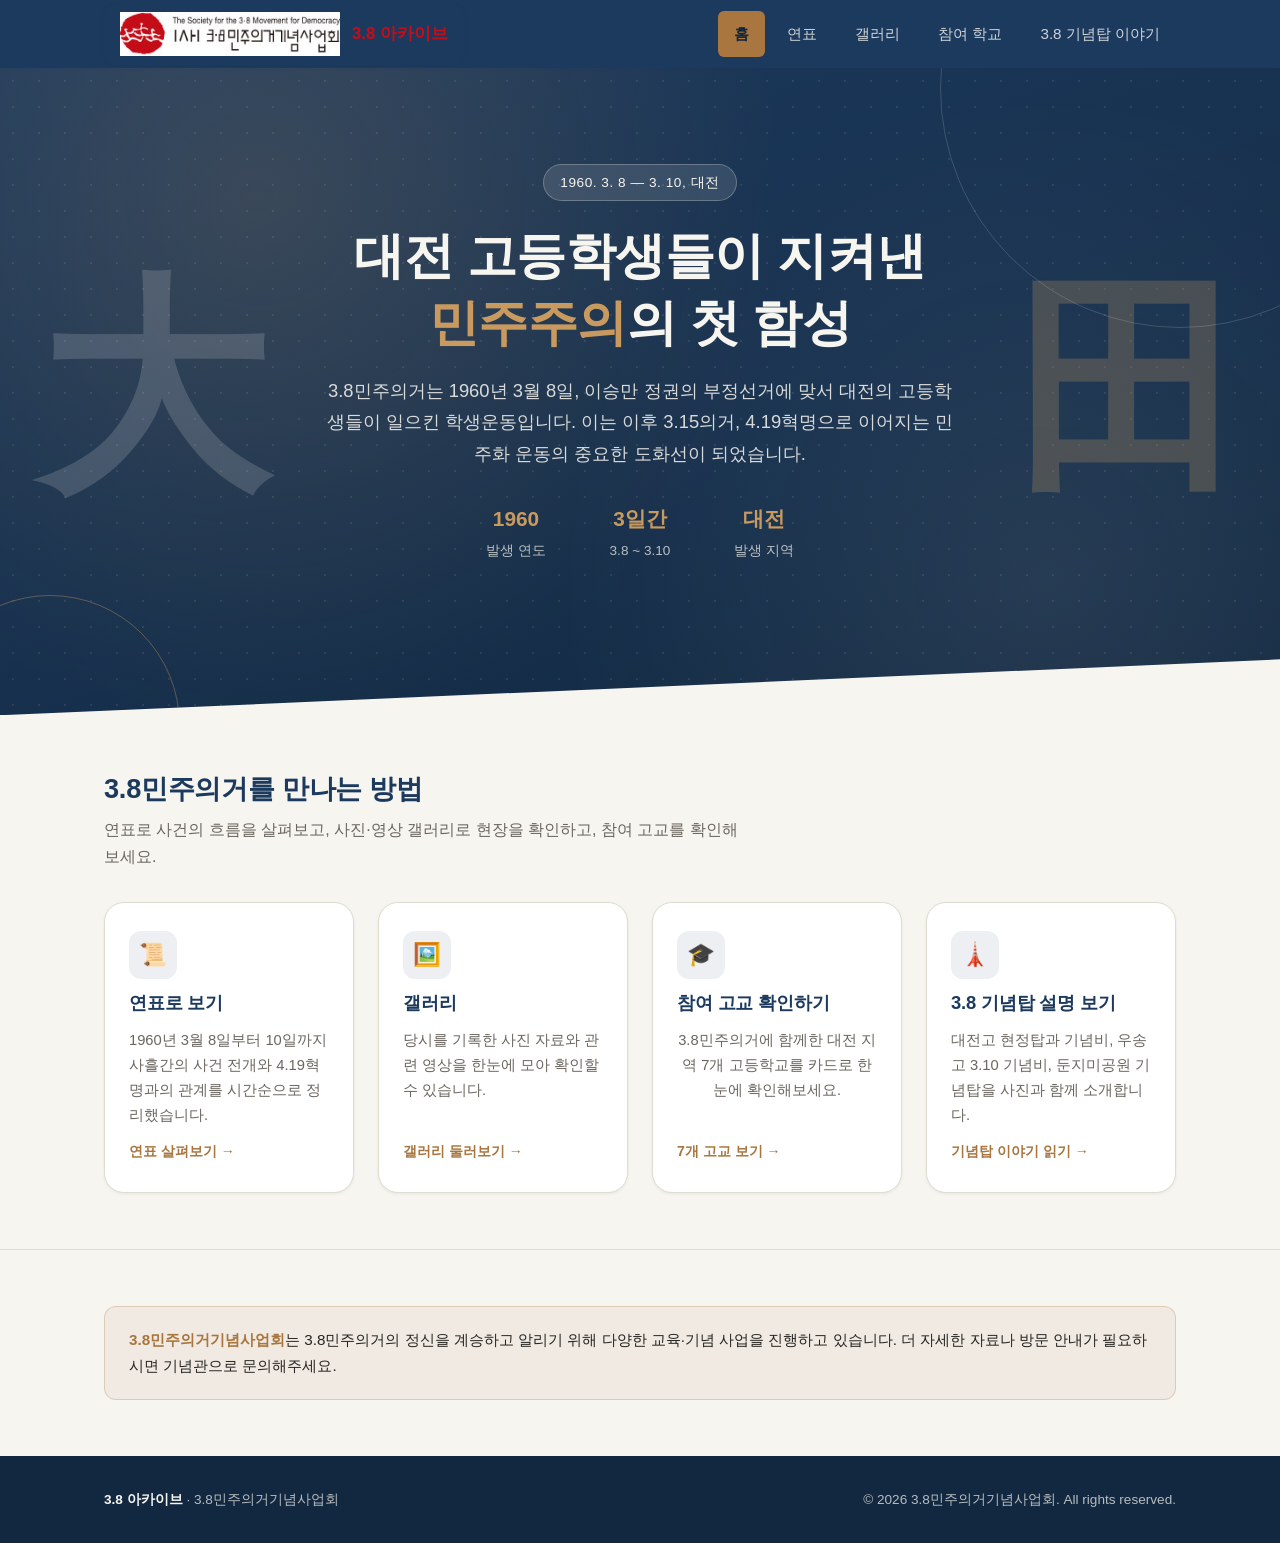
<file: index.html>
<!DOCTYPE html>
<html lang="ko">
<head>
  <meta charset="UTF-8" />
  <meta name="viewport" content="width=device-width, initial-scale=1.0" />
  <title>3.8 아카이브 | 3.8민주의거 기념 아카이브</title>
  <meta
    name="description"
    content="1960년 대전에서 일어난 학생운동, 3.8민주의거의 역사를 만나보는 온라인 아카이브입니다."
  />
  <link rel="stylesheet" href="css/style.css" />
</head>
<body>
  <!-- ================= 헤더 & 내비게이션 (4개 페이지 공통) ================= -->
  <header class="site-header">
    <div class="container">
      <a href="index.html" class="brand">
        <span class="brand-logo">
          <img src="assets/images/logo.jpg" alt="사단법인 3.8민주의거기념사업회" />
          <span class="brand-name">3.8 아카이브</span>
        </span>
      </a>

      <button class="nav-toggle" aria-label="메뉴 열기" aria-expanded="false">
        <span></span>
      </button>

      <nav class="main-nav">
        <a href="index.html" class="active">홈</a>
        <a href="timeline.html">연표</a>
        <a href="gallery.html">갤러리</a>
        <a href="#schools">참여 학교</a>
        <a href="memorial.html">3.8 기념탑 이야기</a>
      </nav>
    </div>
  </header>

  <main>
    <!-- ================= 히어로 섹션 ================= -->
    <section class="hero">
      <!-- 순수 CSS/텍스트로 만든 배경 장식 (사진 없이 한자 워터마크 + 원형 링으로 깊이감을 줌) -->
      <div class="hero-decor" aria-hidden="true">
        <!-- 발생 지역 '대전(大田)'을 양쪽 배경 워터마크로 배치 -->
        <span class="hero-hanja hero-hanja--left">大</span>
        <span class="hero-hanja hero-hanja--right">田</span>
        <span class="hero-ring hero-ring--lg"></span>
        <span class="hero-ring hero-ring--sm"></span>
      </div>

      <div class="container hero-inner">
        <span class="hero-eyebrow">1960. 3. 8 — 3. 10, 대전</span>
        <h1>대전 고등학생들이 지켜낸<br /><span class="highlight">민주주의</span>의 첫 함성</h1>
        <p class="hero-lead">
          3.8민주의거는 1960년 3월 8일, 이승만 정권의 부정선거에 맞서
          대전의 고등학생들이 일으킨 학생운동입니다. 이는 이후 3.15의거, 4.19혁명으로
          이어지는 민주화 운동의 중요한 도화선이 되었습니다.
        </p>

        <div class="hero-meta">
          <div>
            <strong>1960</strong>
            <span>발생 연도</span>
          </div>
          <div>
            <strong>3일간</strong>
            <span>3.8 ~ 3.10</span>
          </div>
          <div>
            <strong>대전</strong>
            <span>발생 지역</span>
          </div>
        </div>
      </div>
    </section>

    <!-- ================= 카드형 페이지 이동 버튼 ================= -->
    <section class="section" id="schools">
      <div class="container">
        <h2 class="section-title">3.8민주의거를 만나는 방법</h2>
        <p class="section-desc">
          연표로 사건의 흐름을 살펴보고, 사진·영상 갤러리로 현장을 확인하고,
          참여 고교를 확인해보세요.
        </p>

        <div class="card-grid">
          <a href="timeline.html" class="nav-card">
            <span class="nav-card-icon" aria-hidden="true">📜</span>
            <h3>연표로 보기</h3>
            <p>1960년 3월 8일부터 10일까지 사흘간의 사건 전개와 4.19혁명과의 관계를 시간순으로 정리했습니다.</p>
            <span class="card-cta">연표 살펴보기 →</span>
          </a>

          <a href="gallery.html" class="nav-card">
            <span class="nav-card-icon" aria-hidden="true">🖼️</span>
            <h3>갤러리</h3>
            <p>당시를 기록한 사진 자료와 관련 영상을 한눈에 모아 확인할 수 있습니다.</p>
            <span class="card-cta">갤러리 둘러보기 →</span>
          </a>

          <button type="button" class="nav-card" data-schools-open>
            <span class="nav-card-icon" aria-hidden="true">🎓</span>
            <h3>참여 고교 확인하기</h3>
            <p>3.8민주의거에 함께한 대전 지역 7개 고등학교를 카드로 한눈에 확인해보세요.</p>
            <span class="card-cta">7개 고교 보기 →</span>
          </button>

          <a href="memorial.html" class="nav-card">
            <span class="nav-card-icon" aria-hidden="true">🗼</span>
            <h3>3.8 기념탑 설명 보기</h3>
            <p>대전고 현정탑과 기념비, 우송고 3.10 기념비, 둔지미공원 기념탑을 사진과 함께 소개합니다.</p>
            <span class="card-cta">기념탑 이야기 읽기 →</span>
          </a>
        </div>
      </div>
    </section>

    <!-- ================= 기념사업회 안내 ================= -->
    <section class="section">
      <div class="container">
        <div class="info-box">
          <strong>3.8민주의거기념사업회</strong>는 3.8민주의거의 정신을 계승하고
          알리기 위해 다양한 교육·기념 사업을 진행하고 있습니다.
          더 자세한 자료나 방문 안내가 필요하시면 기념관으로 문의해주세요.
        </div>
      </div>
    </section>
  </main>

  <!-- ================= 푸터 (4개 페이지 공통) ================= -->
  <footer class="site-footer">
    <div class="container">
      <span><strong>3.8 아카이브</strong> · 3.8민주의거기념사업회</span>
      <span>&copy; 2026 3.8민주의거기념사업회. All rights reserved.</span>
    </div>
  </footer>

  <!-- ================= 참여 고교 카드 모달 ================= -->
  <div class="lightbox" data-schools-modal>
    <button type="button" class="lightbox-close" data-schools-close aria-label="닫기">&times;</button>
    <div class="schools-modal-content">
      <h2 class="schools-modal-title">3.8민주의거에 참여한 7개 고교</h2>
      <p class="schools-modal-desc">
        1960년 3월, 부정선거에 항거하며 거리로 나선 대전 지역 7개 고등학교 학생들입니다.
      </p>
      <div class="school-grid">
        <div class="school-card">
          <img class="school-badge" src="image/badges/01-daejeon-go.png" alt="대전고등학교 모표" loading="lazy" />
          <h3>대전고등학교</h3>
        </div>

        <div class="school-card">
          <img class="school-badge" src="image/badges/02-daejeon-sanggo.png" alt="대전상업고등학교 모표" loading="lazy" />
          <h3>대전상업고등학교</h3>
          <span class="school-note">(현 우송고등학교)</span>
        </div>

        <div class="school-card">
          <img class="school-badge" src="image/badges/03-daejeon-gonggo.png" alt="대전공업고등학교 모표" loading="lazy" />
          <h3>대전공업고등학교</h3>
          <span class="school-note">(현 국립한밭대학교)</span>
        </div>

        <div class="school-card">
          <img class="school-badge" src="image/badges/04-bomun-go.png" alt="보문고등학교 모표" loading="lazy" />
          <h3>보문고등학교</h3>
        </div>

        <div class="school-card">
          <img class="school-badge" src="image/badges/05-daejeon-yeogo.png" alt="대전여자고등학교 모표" loading="lazy" />
          <h3>대전여자고등학교</h3>
        </div>

        <div class="school-card">
          <img class="school-badge" src="image/badges/06-hosudon-yeogo.png" alt="호수돈여자고등학교 모표" loading="lazy" />
          <h3>호수돈여자고등학교</h3>
        </div>

        <div class="school-card">
          <img class="school-badge" src="image/badges/07-daejeon-sabeom.png" alt="대전사범학교 모표" loading="lazy" />
          <h3>대전사범학교</h3>
          <span class="school-note">(1963년 폐교)</span>
        </div>
      </div>
    </div>
  </div>

  <script src="js/main.js" defer></script>
</body>
</html>
</file>
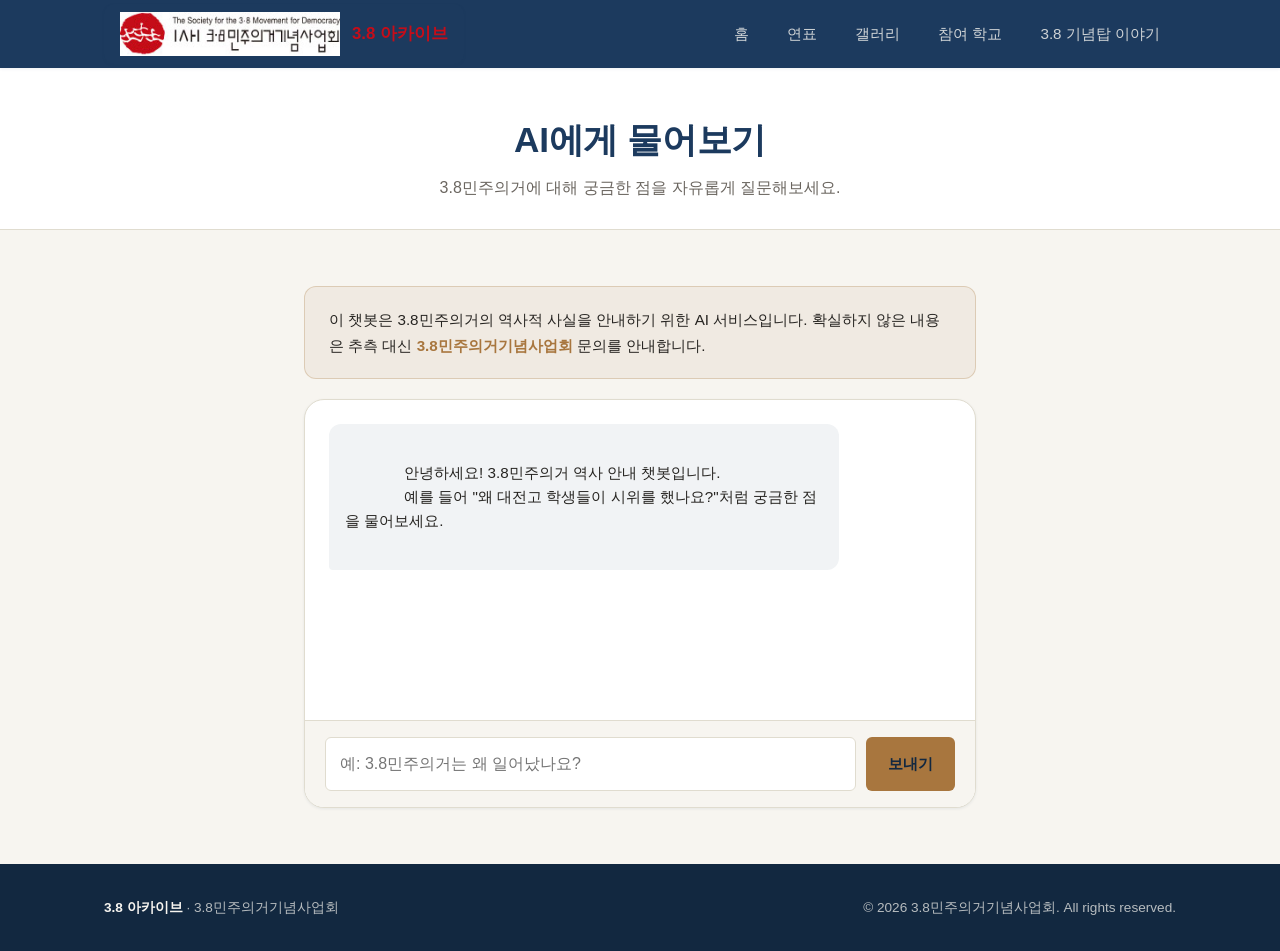
<file: chat.html>
<!DOCTYPE html>
<html lang="ko">
<head>
  <meta charset="UTF-8" />
  <meta name="viewport" content="width=device-width, initial-scale=1.0" />
  <title>AI Q&A | 3.8 아카이브</title>
  <meta
    name="description"
    content="3.8민주의거에 대해 궁금한 점을 AI 챗봇에게 자유롭게 질문해보세요."
  />
  <link rel="stylesheet" href="css/style.css" />
</head>
<body>
  <header class="site-header">
    <div class="container">
      <a href="index.html" class="brand">
        <span class="brand-logo">
          <img src="assets/images/logo.jpg" alt="사단법인 3.8민주의거기념사업회" />
          <span class="brand-name">3.8 아카이브</span>
        </span>
      </a>

      <button class="nav-toggle" aria-label="메뉴 열기" aria-expanded="false">
        <span></span>
      </button>

      <nav class="main-nav">
        <a href="index.html">홈</a>
        <a href="timeline.html">연표</a>
        <a href="gallery.html">갤러리</a>
        <a href="index.html#schools">참여 학교</a>
        <a href="memorial.html">3.8 기념탑 이야기</a>
      </nav>
    </div>
  </header>

  <main>
    <div class="page-header">
      <div class="container">
        <h1>AI에게 물어보기</h1>
        <p>3.8민주의거에 대해 궁금한 점을 자유롭게 질문해보세요.</p>
      </div>
    </div>

    <section class="section">
      <div class="container chat-page">
        <div class="info-box">
          이 챗봇은 3.8민주의거의 역사적 사실을 안내하기 위한 AI 서비스입니다.
          확실하지 않은 내용은 추측 대신 <strong>3.8민주의거기념사업회</strong> 문의를 안내합니다.
        </div>

        <div class="chat-panel">
          <!-- 대화 내용이 쌓이는 영역 -->
          <div class="chat-log" data-chat-log>
            <div class="chat-bubble chat-bubble--bot">
              안녕하세요! 3.8민주의거 역사 안내 챗봇입니다.
              예를 들어 "왜 대전고 학생들이 시위를 했나요?"처럼 궁금한 점을 물어보세요.
            </div>
          </div>

          <!-- 질문 입력 폼 -->
          <form class="chat-form" data-chat-form>
            <input
              type="text"
              name="question"
              data-chat-input
              class="chat-input"
              placeholder="예: 3.8민주의거는 왜 일어났나요?"
              autocomplete="off"
            />
            <button type="submit" class="btn btn-primary" data-chat-send>보내기</button>
          </form>
        </div>
      </div>
    </section>
  </main>

  <footer class="site-footer">
    <div class="container">
      <span><strong>3.8 아카이브</strong> · 3.8민주의거기념사업회</span>
      <span>&copy; 2026 3.8민주의거기념사업회. All rights reserved.</span>
    </div>
  </footer>

  <script src="js/main.js" defer></script>
</body>
</html>
</file>
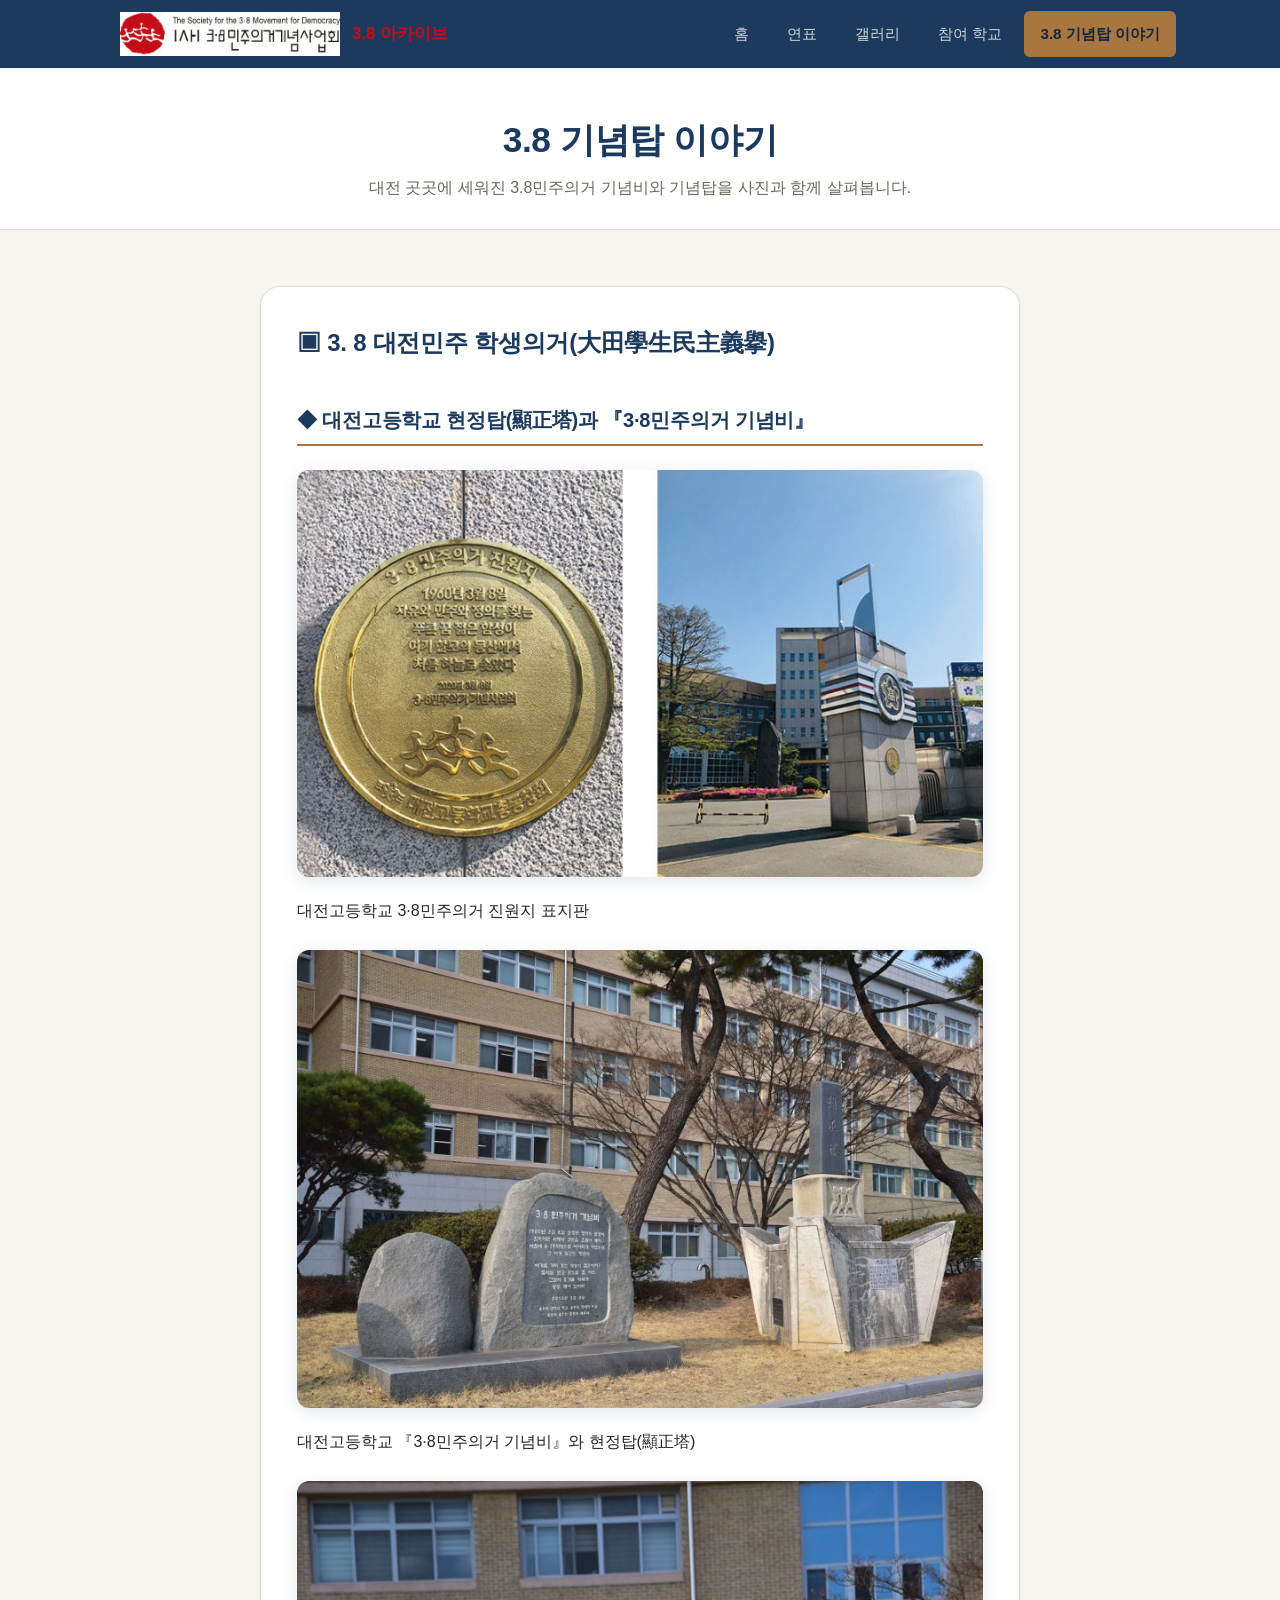
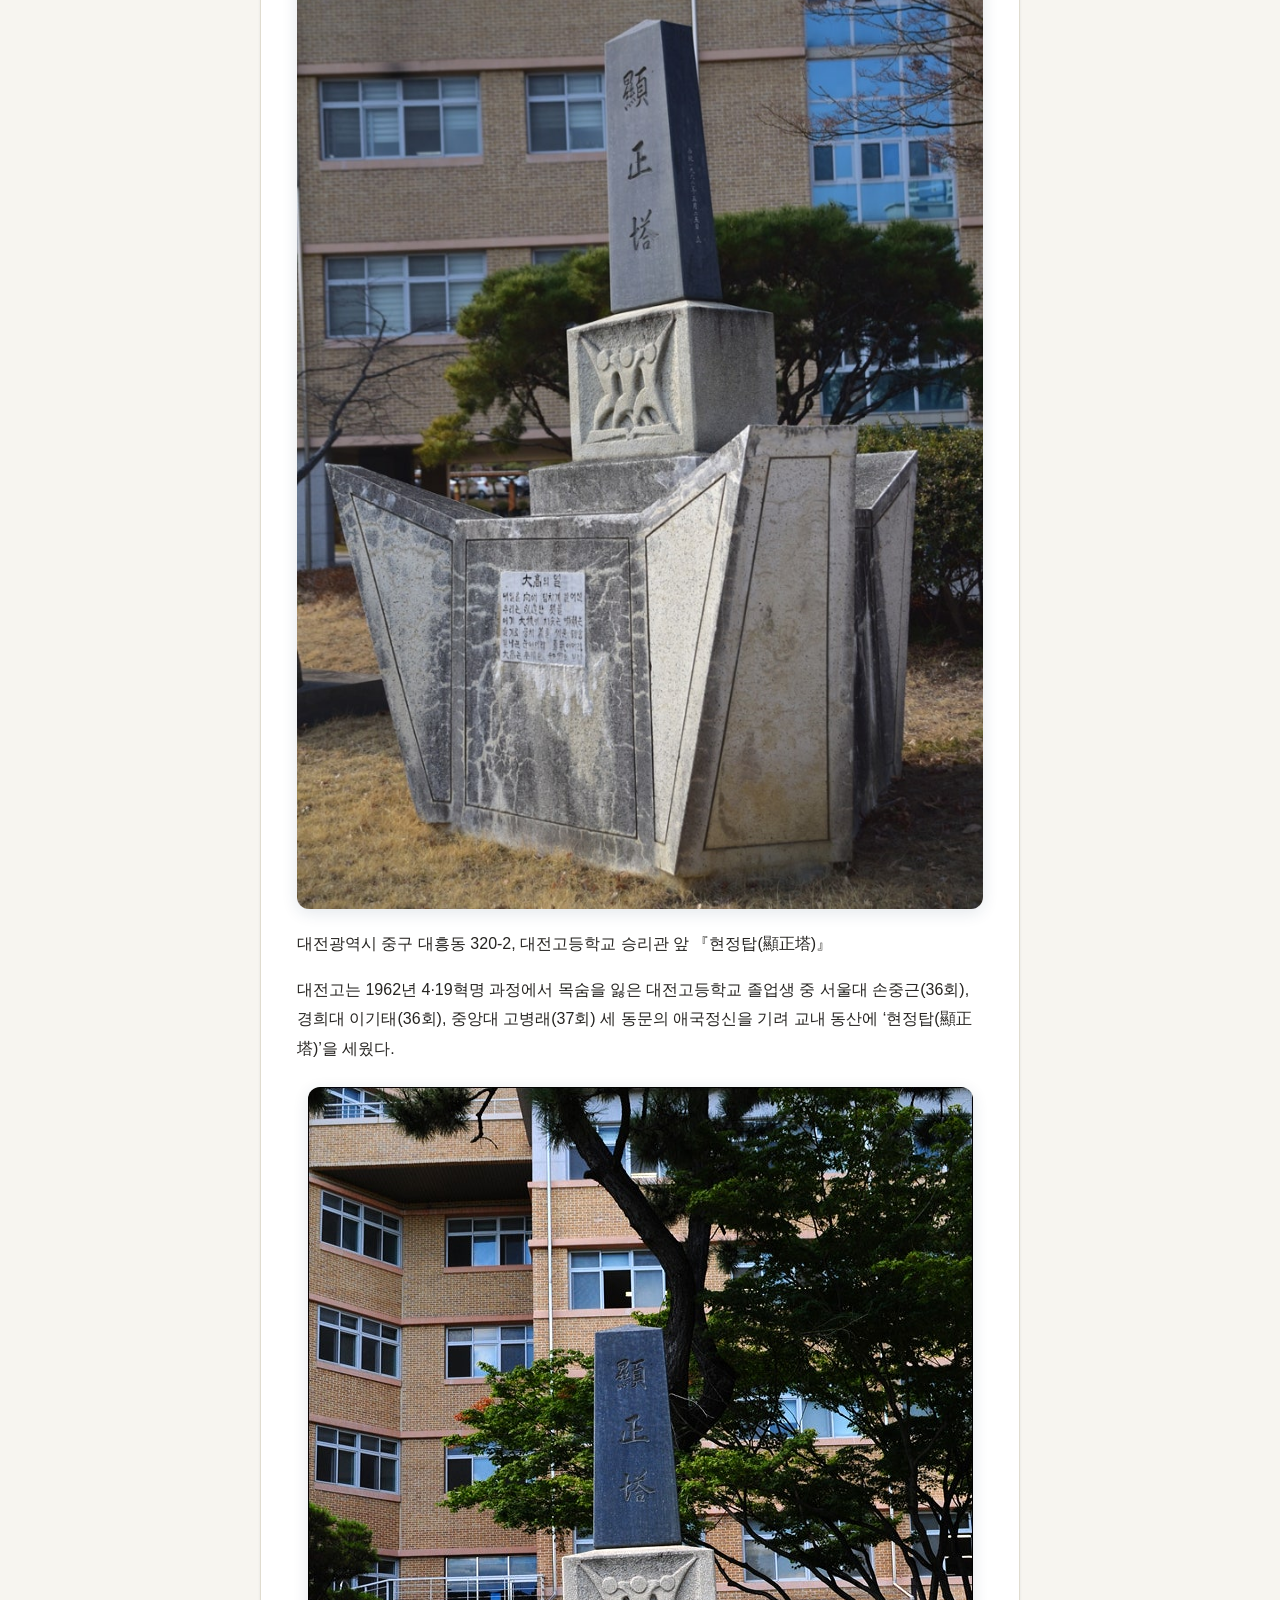
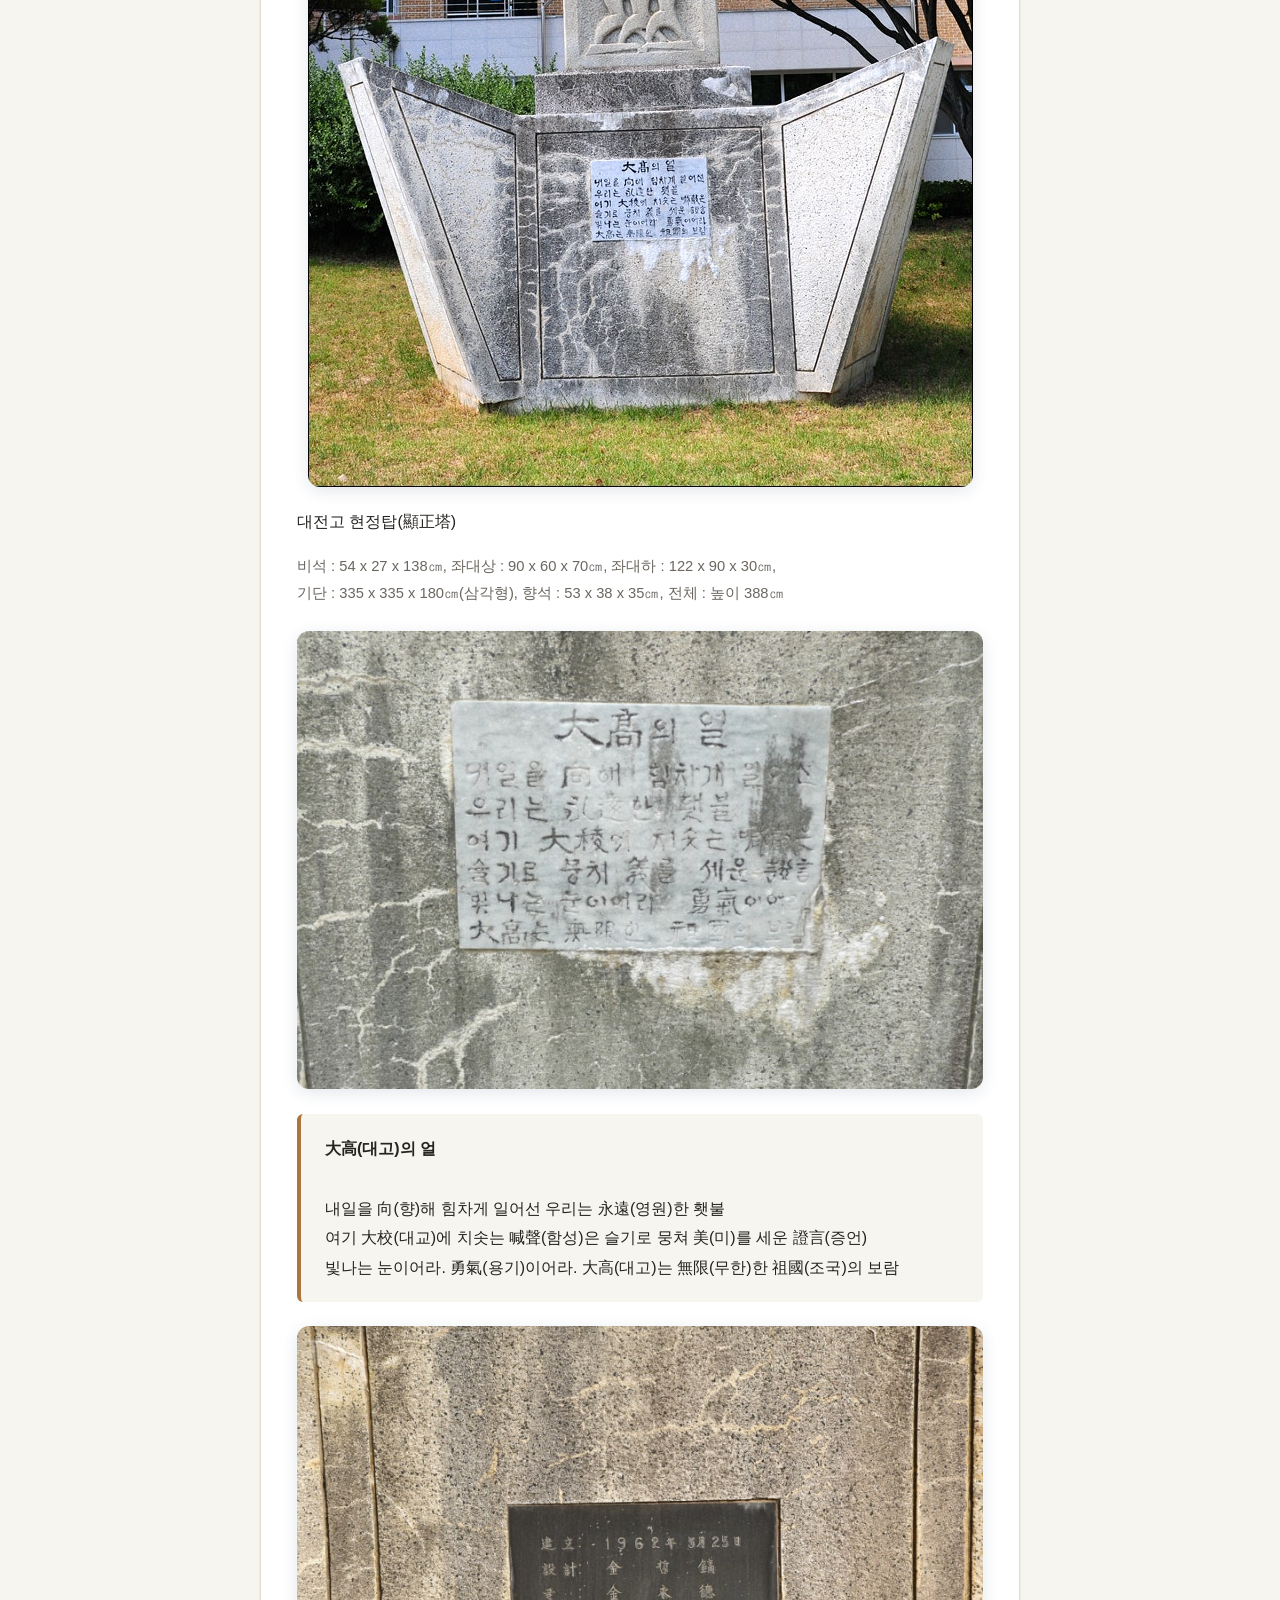
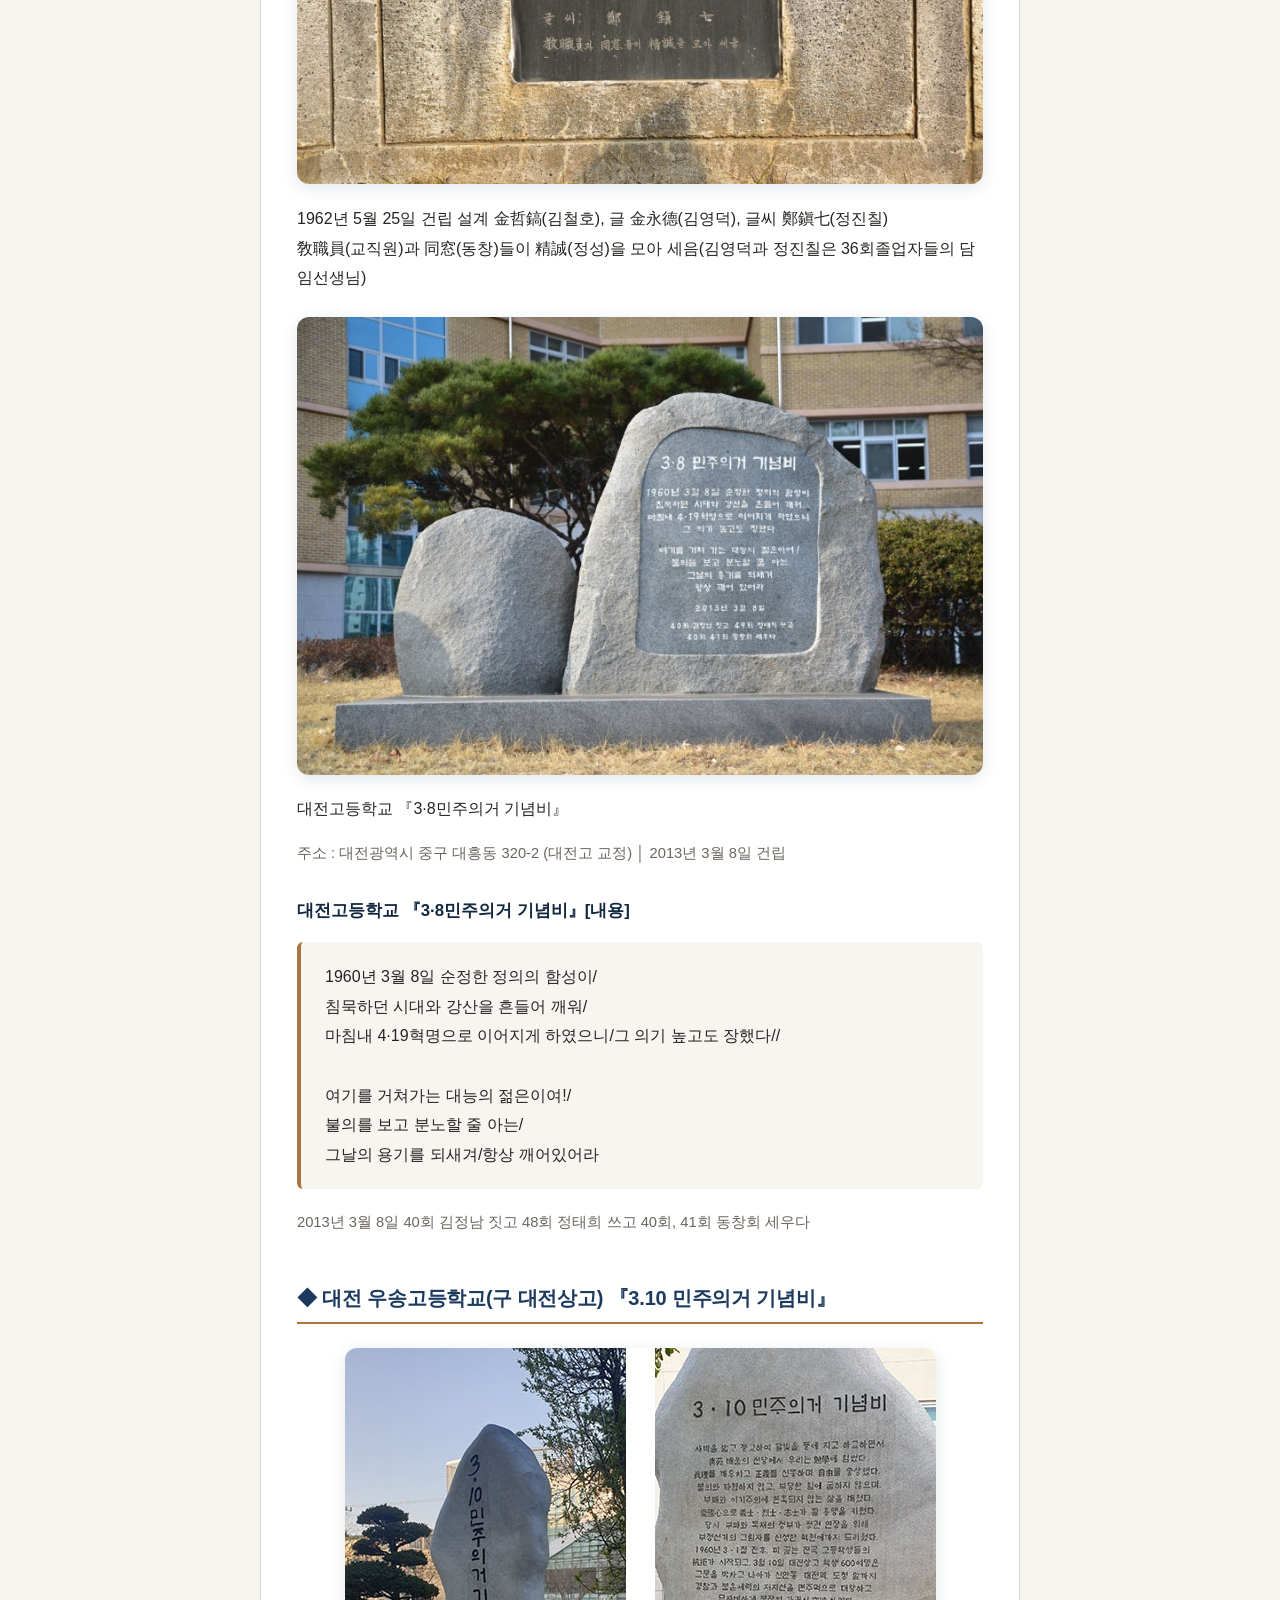
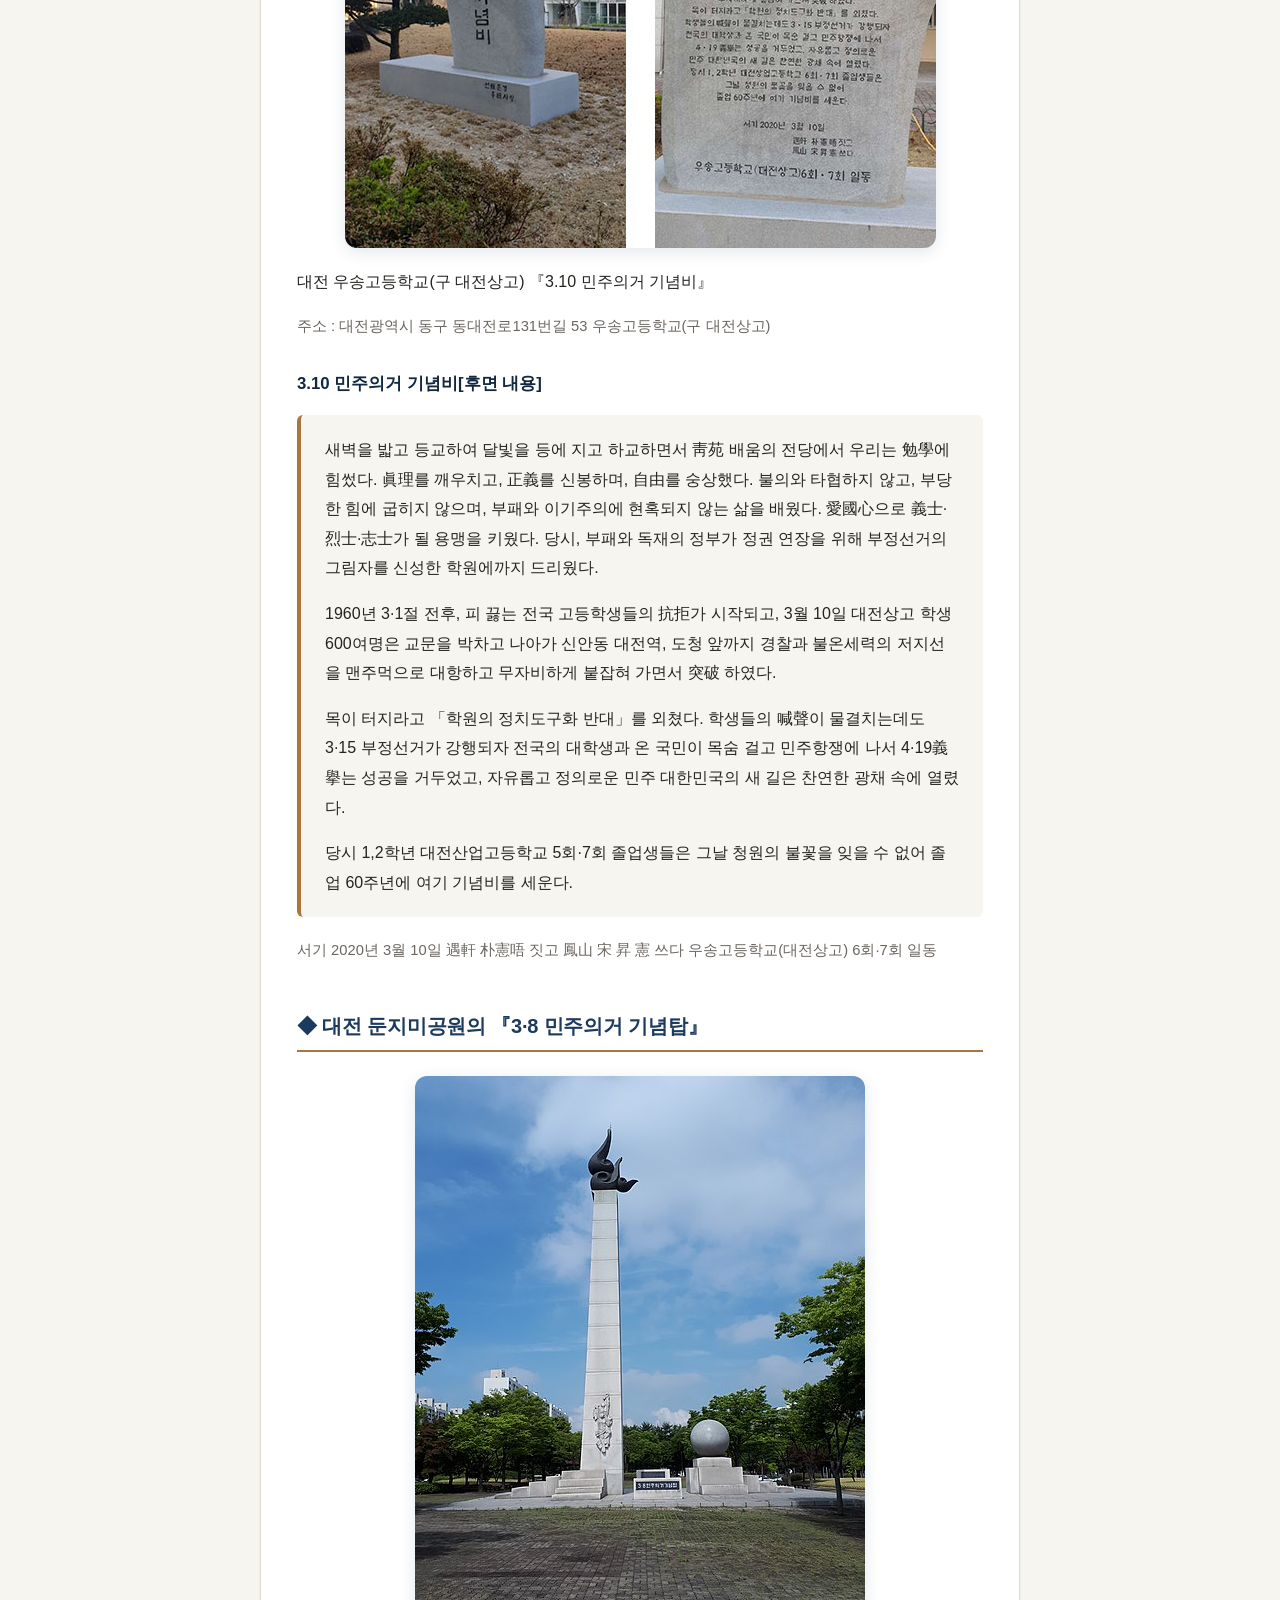
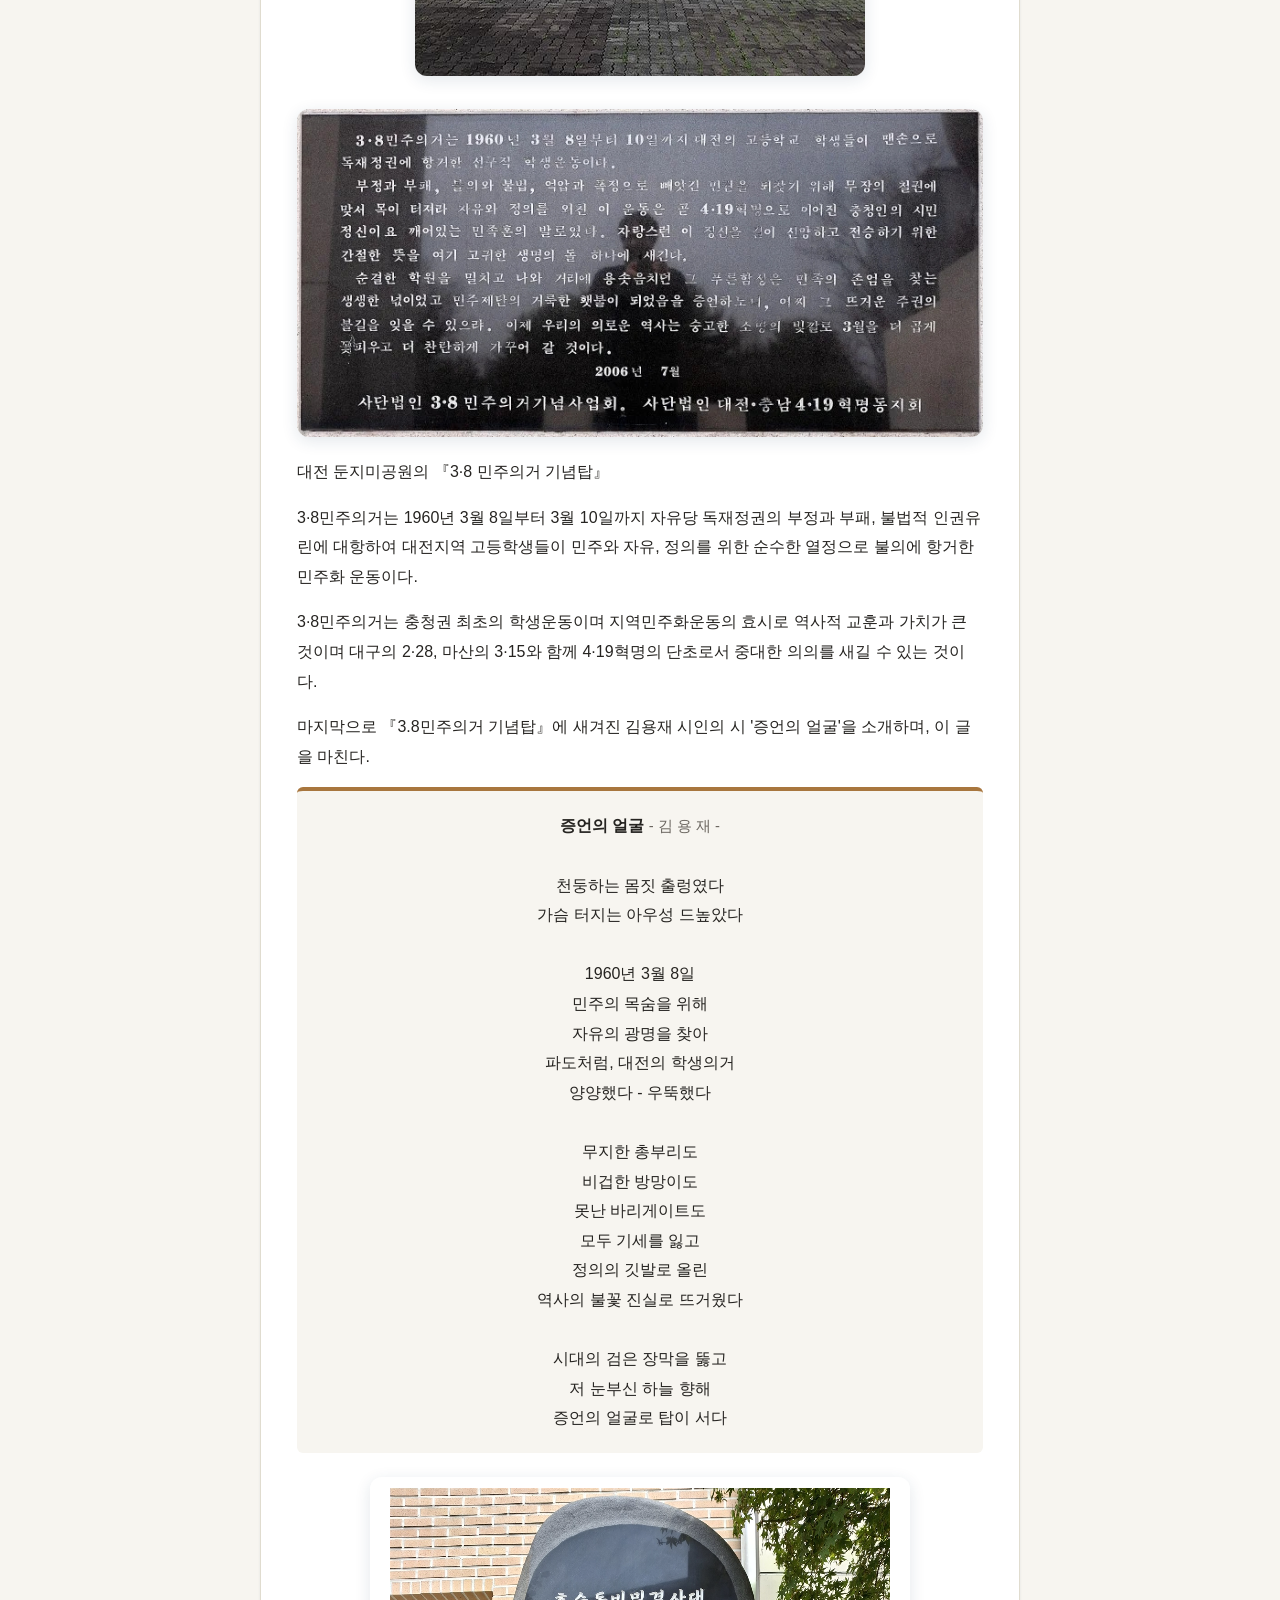
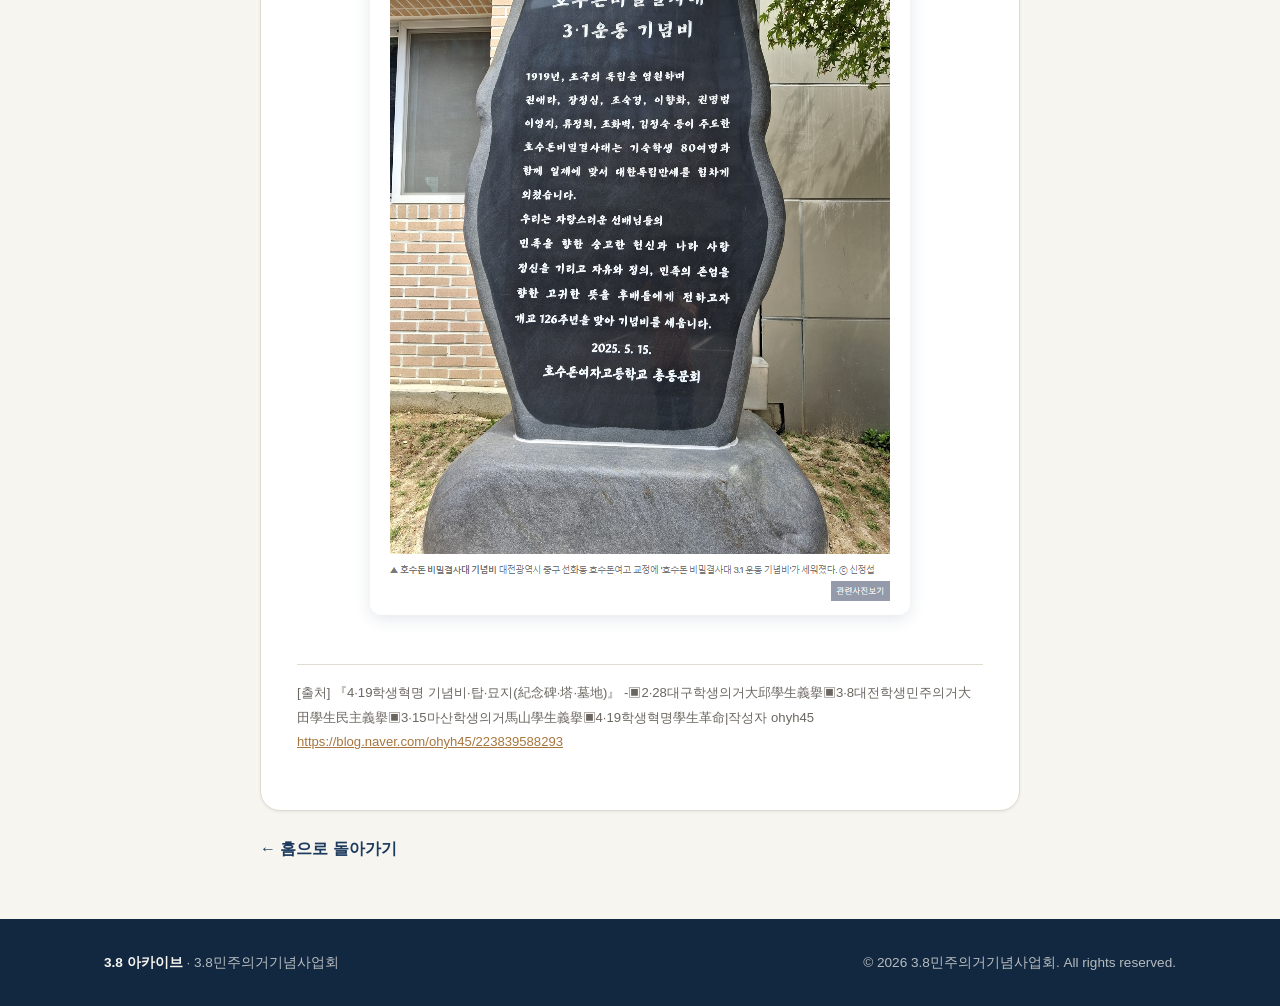
<file: memorial.html>
<!DOCTYPE html>
<html lang="ko">
<head>
  <meta charset="UTF-8" />
  <meta name="viewport" content="width=device-width, initial-scale=1.0" />
  <title>3.8 기념탑 이야기 | 3.8 아카이브</title>
  <meta
    name="description"
    content="대전고 현정탑과 3·8민주의거 기념비, 우송고 3.10 민주의거 기념비, 둔지미공원 3·8 민주의거 기념탑을 사진과 함께 소개합니다."
  />
  <link rel="stylesheet" href="css/style.css" />
</head>
<body>
  <header class="site-header">
    <div class="container">
      <a href="index.html" class="brand">
        <span class="brand-logo">
          <img src="assets/images/logo.jpg" alt="사단법인 3.8민주의거기념사업회" />
          <span class="brand-name">3.8 아카이브</span>
        </span>
      </a>

      <button class="nav-toggle" aria-label="메뉴 열기" aria-expanded="false">
        <span></span>
      </button>

      <nav class="main-nav">
        <a href="index.html">홈</a>
        <a href="timeline.html">연표</a>
        <a href="gallery.html">갤러리</a>
        <a href="index.html#schools">참여 학교</a>
        <a href="memorial.html" class="active">3.8 기념탑 이야기</a>
      </nav>
    </div>
  </header>

  <main>
    <div class="page-header">
      <div class="container">
        <h1>3.8 기념탑 이야기</h1>
        <p>대전 곳곳에 세워진 3.8민주의거 기념비와 기념탑을 사진과 함께 살펴봅니다.</p>
      </div>
    </div>

    <section class="section">
      <div class="container">
        <article class="blog-post">
          <h2 class="blog-title">▣ 3. 8 대전민주 학생의거(大田學生民主義擧)</h2>

          <!-- ============ 대전고등학교 ============ -->
          <h3 class="blog-heading">◆ 대전고등학교 현정탑(顯正塔)과 『3·8민주의거 기념비』</h3>

          <figure class="blog-figure">
            <img src="image/blog/1.jpg" alt="대전고등학교 3·8민주의거 진원지 표지판과 대전고 교문" loading="lazy" />
          </figure>
          <p>대전고등학교 3·8민주의거 진원지 표지판</p>

          <figure class="blog-figure">
            <img src="image/blog/2.jpg" alt="대전고등학교 3·8민주의거 기념비와 현정탑" loading="lazy" />
          </figure>
          <p>대전고등학교 『3·8민주의거 기념비』와 현정탑(顯正塔)</p>

          <figure class="blog-figure">
            <img src="image/blog/3.jpg" alt="대전고등학교 승리관 앞 현정탑" loading="lazy" />
          </figure>
          <p>대전광역시 중구 대흥동 320-2, 대전고등학교 승리관 앞 『현정탑(顯正塔)』</p>

          <p>
            대전고는 1962년 4·19혁명 과정에서 목숨을 잃은 대전고등학교 졸업생 중
            서울대 손중근(36회), 경희대 이기태(36회), 중앙대 고병래(37회) 세 동문의
            애국정신을 기려 교내 동산에 ‘현정탑(顯正塔)’을 세웠다.
          </p>

          <figure class="blog-figure">
            <img src="image/blog/4.jpg" alt="대전고 현정탑" loading="lazy" />
          </figure>
          <p>대전고 현정탑(顯正塔)</p>

          <p class="blog-spec">
            비석 : 54 x 27 x 138㎝, 좌대상 : 90 x 60 x 70㎝, 좌대하 : 122 x 90 x 30㎝,<br />
            기단 : 335 x 335 x 180㎝(삼각형), 향석 : 53 x 38 x 35㎝, 전체 : 높이 388㎝
          </p>

          <figure class="blog-figure">
            <img src="image/blog/5.jpg" alt="현정탑 비문 '大高의 얼'" loading="lazy" />
          </figure>
          <blockquote class="blog-verse">
            <strong>大高(대고)의 얼</strong><br /><br />
            내일을 向(향)해 힘차게 일어선 우리는 永遠(영원)한 횃불<br />
            여기 大校(대교)에 치솟는 喊聲(함성)은 슬기로 뭉쳐 美(미)를 세운 證言(증언)<br />
            빛나는 눈이어라. 勇氣(용기)이어라. 大高(대고)는 無限(무한)한 祖國(조국)의 보람
          </blockquote>

          <figure class="blog-figure">
            <img src="image/blog/6.jpg" alt="현정탑 건립 기록" loading="lazy" />
          </figure>
          <p>
            1962년 5월 25일 건립 설계 金哲鎬(김철호), 글 金永德(김영덕), 글씨 鄭鎭七(정진칠)<br />
            敎職員(교직원)과 同窓(동창)들이 精誠(정성)을 모아 세음(김영덕과 정진칠은 36회졸업자들의 담임선생님)
          </p>

          <figure class="blog-figure">
            <img src="image/blog/7.jpg" alt="대전고등학교 3·8민주의거 기념비" loading="lazy" />
          </figure>
          <p>대전고등학교 『3·8민주의거 기념비』</p>
          <p class="blog-spec">주소 : 대전광역시 중구 대흥동 320-2 (대전고 교정) │ 2013년 3월 8일 건립</p>

          <h4 class="blog-subheading">대전고등학교 『3·8민주의거 기념비』[내용]</h4>
          <blockquote class="blog-verse">
            1960년 3월 8일 순정한 정의의 함성이/<br />
            침묵하던 시대와 강산을 흔들어 깨워/<br />
            마침내 4·19혁명으로 이어지게 하였으니/그 의기 높고도 장했다//<br /><br />
            여기를 거쳐가는 대능의 젊은이여!/<br />
            불의를 보고 분노할 줄 아는/<br />
            그날의 용기를 되새겨/항상 깨어있어라
          </blockquote>
          <p class="blog-spec">2013년 3월 8일 40회 김정남 짓고 48회 정태희 쓰고 40회, 41회 동창회 세우다</p>

          <!-- ============ 우송고등학교 ============ -->
          <h3 class="blog-heading">◆ 대전 우송고등학교(구 대전상고) 『3.10 민주의거 기념비』</h3>

          <figure class="blog-figure">
            <img src="image/blog/8.jpg" alt="대전 우송고등학교 3.10 민주의거 기념비" loading="lazy" />
          </figure>
          <p>대전 우송고등학교(구 대전상고) 『3.10 민주의거 기념비』</p>
          <p class="blog-spec">주소 : 대전광역시 동구 동대전로131번길 53 우송고등학교(구 대전상고)</p>

          <h4 class="blog-subheading">3.10 민주의거 기념비[후면 내용]</h4>
          <blockquote class="blog-verse">
            <p>
              새벽을 밟고 등교하여 달빛을 등에 지고 하교하면서 靑苑 배움의 전당에서 우리는 勉學에 힘썼다.
              眞理를 깨우치고, 正義를 신봉하며, 自由를 숭상했다. 불의와 타협하지 않고, 부당한 힘에 굽히지 않으며,
              부패와 이기주의에 현혹되지 않는 삶을 배웠다. 愛國心으로 義士·烈士·志士가 될 용맹을 키웠다.
              당시, 부패와 독재의 정부가 정권 연장을 위해 부정선거의 그림자를 신성한 학원에까지 드리웠다.
            </p>
            <p>
              1960년 3·1절 전후, 피 끓는 전국 고등학생들의 抗拒가 시작되고, 3월 10일 대전상고 학생 600여명은
              교문을 박차고 나아가 신안동 대전역, 도청 앞까지 경찰과 불온세력의 저지선을 맨주먹으로 대항하고
              무자비하게 붙잡혀 가면서 突破 하였다.
            </p>
            <p>
              목이 터지라고 「학원의 정치도구화 반대」를 외쳤다. 학생들의 喊聲이 물결치는데도 3·15 부정선거가
              강행되자 전국의 대학생과 온 국민이 목숨 걸고 민주항쟁에 나서 4·19義擧는 성공을 거두었고,
              자유롭고 정의로운 민주 대한민국의 새 길은 찬연한 광채 속에 열렸다.
            </p>
            <p>
              당시 1,2학년 대전산업고등학교 5회·7회 졸업생들은 그날 청원의 불꽃을 잊을 수 없어
              졸업 60주년에 여기 기념비를 세운다.
            </p>
          </blockquote>
          <p class="blog-spec">서기 2020년 3월 10일 遇軒 朴憲唔 짓고 鳳山 宋 昇 憲 쓰다 우송고등학교(대전상고) 6회·7회 일동</p>

          <!-- ============ 둔지미공원 ============ -->
          <h3 class="blog-heading">◆ 대전 둔지미공원의 『3·8 민주의거 기념탑』</h3>

          <figure class="blog-figure">
            <img src="image/blog/9.jpg" alt="대전 둔지미공원의 3·8 민주의거 기념탑" loading="lazy" />
          </figure>
          <figure class="blog-figure">
            <img src="image/blog/10.jpg" alt="3·8 민주의거 기념탑 전경" loading="lazy" />
          </figure>
          <p>대전 둔지미공원의 『3·8 민주의거 기념탑』</p>

          <p>
            3·8민주의거는 1960년 3월 8일부터 3월 10일까지 자유당 독재정권의 부정과 부패, 불법적 인권유린에
            대항하여 대전지역 고등학생들이 민주와 자유, 정의를 위한 순수한 열정으로 불의에 항거한 민주화 운동이다.
          </p>
          <p>
            3·8민주의거는 충청권 최초의 학생운동이며 지역민주화운동의 효시로 역사적 교훈과 가치가 큰 것이며
            대구의 2·28, 마산의 3·15와 함께 4·19혁명의 단초로서 중대한 의의를 새길 수 있는 것이다.
          </p>
          <p>
            마지막으로 『3.8민주의거 기념탑』에 새겨진 김용재 시인의 시 '증언의 얼굴'을 소개하며, 이 글을 마친다.
          </p>

          <blockquote class="blog-verse blog-poem">
            <strong>증언의 얼굴</strong> <span class="blog-poet">- 김 용 재 -</span><br /><br />
            천둥하는 몸짓 출렁였다<br />
            가슴 터지는 아우성 드높았다<br /><br />
            1960년 3월 8일<br />
            민주의 목숨을 위해<br />
            자유의 광명을 찾아<br />
            파도처럼, 대전의 학생의거<br />
            양양했다 - 우뚝했다<br /><br />
            무지한 총부리도<br />
            비겁한 방망이도<br />
            못난 바리게이트도<br />
            모두 기세를 잃고<br />
            정의의 깃발로 올린<br />
            역사의 불꽃 진실로 뜨거웠다<br /><br />
            시대의 검은 장막을 뚫고<br />
            저 눈부신 하늘 향해<br />
            증언의 얼굴로 탑이 서다
          </blockquote>

          <figure class="blog-figure">
            <img src="image/blog/11.png" alt="호수돈여자고등학교 교정의 호수돈비밀결사대 3·1운동 기념비" loading="lazy" />
          </figure>

          <p class="blog-source">
            [출처] 『4·19학생혁명 기념비·탑·묘지(紀念碑·塔·墓地)』 -▣2·28대구학생의거大邱學生義擧▣3·8대전학생민주의거大田學生民主義擧▣3·15마산학생의거馬山學生義擧▣4·19학생혁명學生革命|작성자 ohyh45<br />
            <a href="https://blog.naver.com/ohyh45/223839588293" target="_blank" rel="noopener noreferrer">https://blog.naver.com/ohyh45/223839588293</a>
          </p>
        </article>

        <p class="blog-back"><a href="index.html#schools">← 홈으로 돌아가기</a></p>
      </div>
    </section>
  </main>

  <footer class="site-footer">
    <div class="container">
      <span><strong>3.8 아카이브</strong> · 3.8민주의거기념사업회</span>
      <span>&copy; 2026 3.8민주의거기념사업회. All rights reserved.</span>
    </div>
  </footer>

  <script src="js/main.js" defer></script>
</body>
</html>
</file>
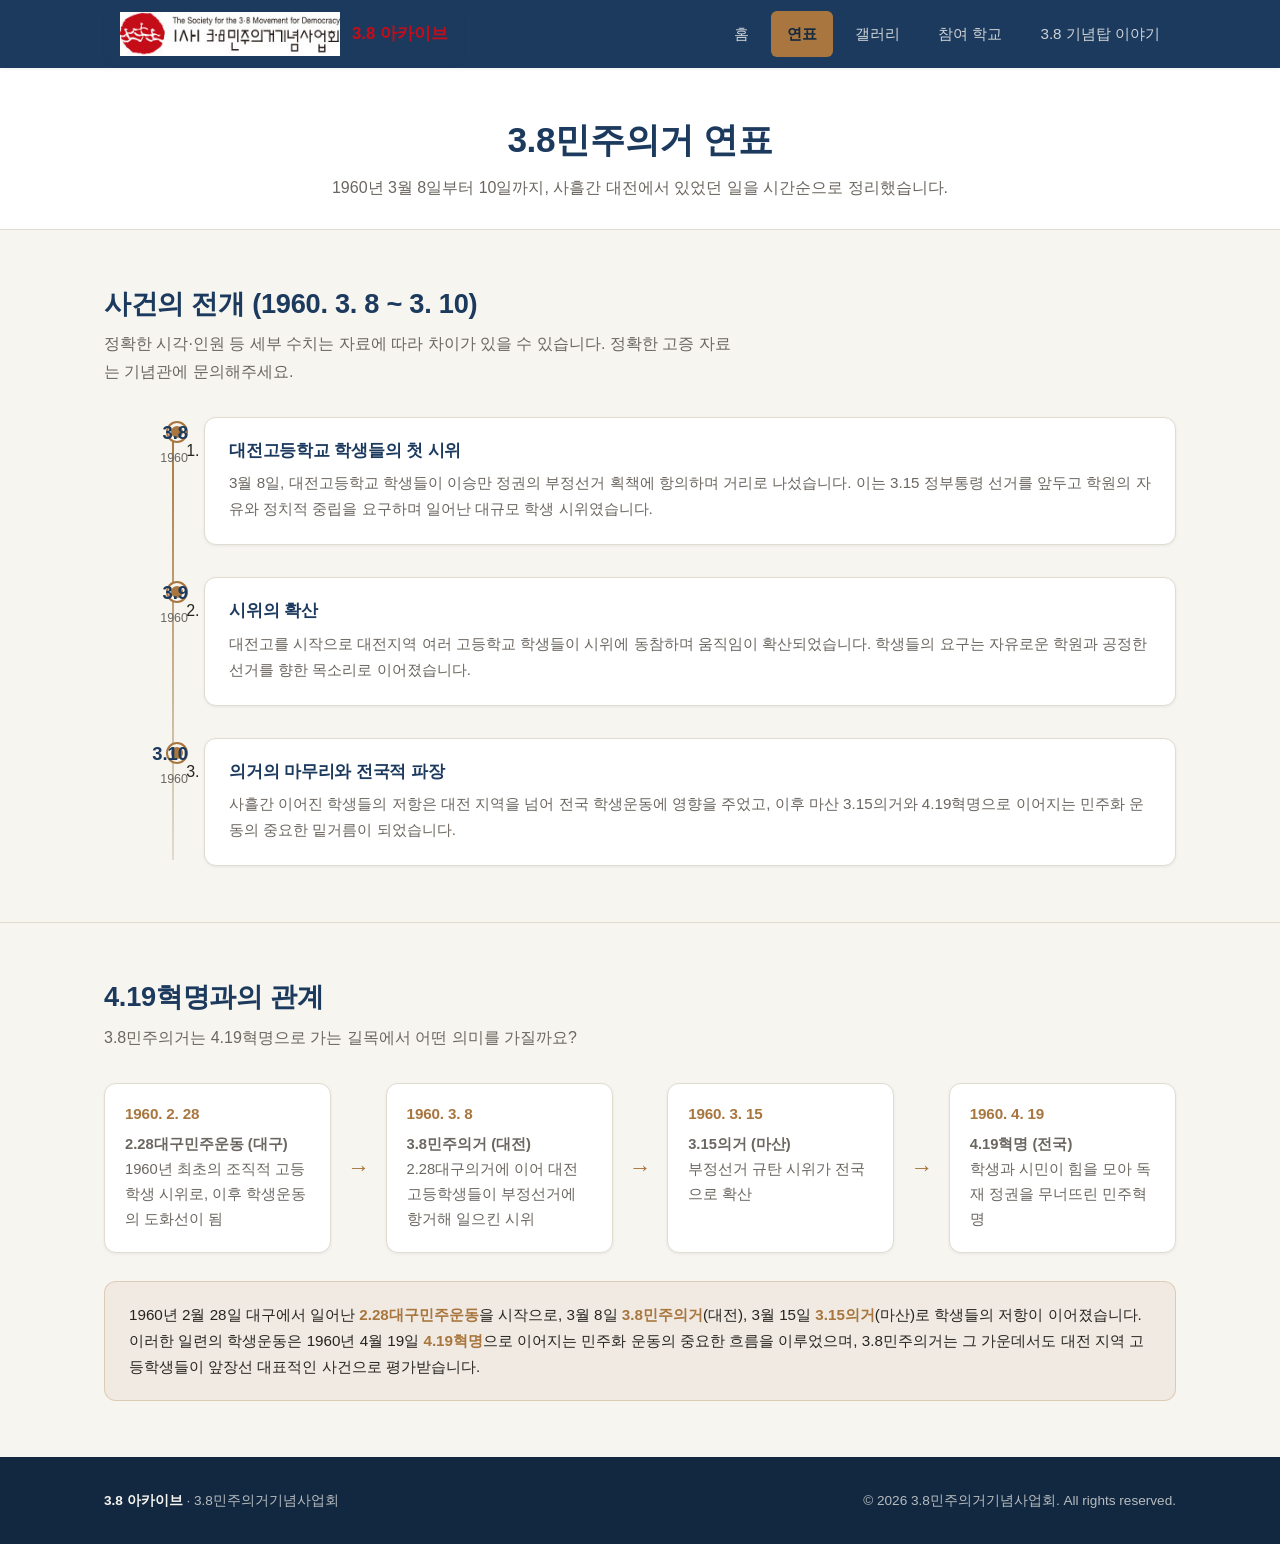
<file: timeline.html>
<!DOCTYPE html>
<html lang="ko">
<head>
  <meta charset="UTF-8" />
  <meta name="viewport" content="width=device-width, initial-scale=1.0" />
  <title>연표 | 3.8 아카이브</title>
  <meta
    name="description"
    content="1960년 3월 8일부터 10일까지, 3.8민주의거 사흘간의 사건 전개와 4.19혁명과의 관계를 정리한 연표입니다."
  />
  <link rel="stylesheet" href="css/style.css" />
</head>
<body>
  <header class="site-header">
    <div class="container">
      <a href="index.html" class="brand">
        <span class="brand-logo">
          <img src="assets/images/logo.jpg" alt="사단법인 3.8민주의거기념사업회" />
          <span class="brand-name">3.8 아카이브</span>
        </span>
      </a>

      <button class="nav-toggle" aria-label="메뉴 열기" aria-expanded="false">
        <span></span>
      </button>

      <nav class="main-nav">
        <a href="index.html">홈</a>
        <a href="timeline.html" class="active">연표</a>
        <a href="gallery.html">갤러리</a>
        <a href="index.html#schools">참여 학교</a>
        <a href="memorial.html">3.8 기념탑 이야기</a>
      </nav>
    </div>
  </header>

  <main>
    <div class="page-header">
      <div class="container">
        <h1>3.8민주의거 연표</h1>
        <p>1960년 3월 8일부터 10일까지, 사흘간 대전에서 있었던 일을 시간순으로 정리했습니다.</p>
      </div>
    </div>

    <!-- ================= 사흘간의 타임라인 ================= -->
    <section class="section">
      <div class="container">
        <h2 class="section-title">사건의 전개 (1960. 3. 8 ~ 3. 10)</h2>
        <p class="section-desc">
          정확한 시각·인원 등 세부 수치는 자료에 따라 차이가 있을 수 있습니다.
          정확한 고증 자료는 기념관에 문의해주세요.
        </p>

        <ol class="timeline">
          <li class="timeline-item">
            <div class="timeline-date">
              <span class="timeline-day">3.8</span>
              <span class="timeline-year">1960</span>
            </div>
            <div class="timeline-card">
              <h3>대전고등학교 학생들의 첫 시위</h3>
              <p>
                3월 8일, 대전고등학교 학생들이 이승만 정권의 부정선거 획책에 항의하며
                거리로 나섰습니다. 이는 3.15 정부통령 선거를 앞두고 학원의 자유와
                정치적 중립을 요구하며 일어난 대규모 학생 시위였습니다.
              </p>
            </div>
          </li>

          <li class="timeline-item">
            <div class="timeline-date">
              <span class="timeline-day">3.9</span>
              <span class="timeline-year">1960</span>
            </div>
            <div class="timeline-card">
              <h3>시위의 확산</h3>
              <p>
                대전고를 시작으로 대전지역 여러 고등학교 학생들이 시위에 동참하며
                움직임이 확산되었습니다. 학생들의 요구는 자유로운 학원과 공정한
                선거를 향한 목소리로 이어졌습니다.
              </p>
            </div>
          </li>

          <li class="timeline-item">
            <div class="timeline-date">
              <span class="timeline-day">3.10</span>
              <span class="timeline-year">1960</span>
            </div>
            <div class="timeline-card">
              <h3>의거의 마무리와 전국적 파장</h3>
              <p>
                사흘간 이어진 학생들의 저항은 대전 지역을 넘어 전국 학생운동에
                영향을 주었고, 이후 마산 3.15의거와 4.19혁명으로 이어지는
                민주화 운동의 중요한 밑거름이 되었습니다.
              </p>
            </div>
          </li>
        </ol>
      </div>
    </section>

    <!-- ================= 4.19혁명과의 관계 ================= -->
    <section class="section">
      <div class="container">
        <h2 class="section-title">4.19혁명과의 관계</h2>
        <p class="section-desc">
          3.8민주의거는 4.19혁명으로 가는 길목에서 어떤 의미를 가질까요?
        </p>

        <div class="relation-grid">
          <div class="relation-card">
            <h3>1960. 2. 28</h3>
            <p><strong>2.28대구민주운동 (대구)</strong><br />1960년 최초의 조직적 고등학생 시위로, 이후 학생운동의 도화선이 됨</p>
          </div>
          <div class="relation-arrow" aria-hidden="true">→</div>
          <div class="relation-card">
            <h3>1960. 3. 8</h3>
            <p><strong>3.8민주의거 (대전)</strong><br />2.28대구의거에 이어 대전 고등학생들이 부정선거에 항거해 일으킨 시위</p>
          </div>
          <div class="relation-arrow" aria-hidden="true">→</div>
          <div class="relation-card">
            <h3>1960. 3. 15</h3>
            <p><strong>3.15의거 (마산)</strong><br />부정선거 규탄 시위가 전국으로 확산</p>
          </div>
          <div class="relation-arrow" aria-hidden="true">→</div>
          <div class="relation-card">
            <h3>1960. 4. 19</h3>
            <p><strong>4.19혁명 (전국)</strong><br />학생과 시민이 힘을 모아 독재 정권을 무너뜨린 민주혁명</p>
          </div>
        </div>

        <div class="info-box" style="margin-top: 28px;">
          1960년 2월 28일 대구에서 일어난 <strong>2.28대구민주운동</strong>을 시작으로,
          3월 8일 <strong>3.8민주의거</strong>(대전), 3월 15일 <strong>3.15의거</strong>(마산)로
          학생들의 저항이 이어졌습니다. 이러한 일련의 학생운동은 1960년 4월 19일
          <strong>4.19혁명</strong>으로 이어지는 민주화 운동의 중요한 흐름을 이루었으며,
          3.8민주의거는 그 가운데서도 대전 지역 고등학생들이 앞장선 대표적인 사건으로 평가받습니다.
        </div>
      </div>
    </section>
  </main>

  <footer class="site-footer">
    <div class="container">
      <span><strong>3.8 아카이브</strong> · 3.8민주의거기념사업회</span>
      <span>&copy; 2026 3.8민주의거기념사업회. All rights reserved.</span>
    </div>
  </footer>

  <script src="js/main.js" defer></script>
</body>
</html>
</file>
<file: css/style.css>
/* ==========================================================================
   3.8 아카이브 - 공통 스타일시트
   모든 페이지(index/chat/gallery/timeline)가 이 파일 하나를 공유합니다.
   ========================================================================== */

/* --- 1. 디자인 토큰 (색상/여백/폰트 등을 변수로 관리) ------------------- */
:root {
  /* 역사·교육 콘텐츠에 어울리는 차분한 톤: 네이비 + 앤틱 골드 + 아이보리 */
  --color-primary: #1c3a5e;      /* 메인 네이비 (헤더, 버튼) */
  --color-primary-dark: #122840; /* 진한 네이비 (hover, 푸터) */
  --color-accent: #a8763e;       /* 앤틱 골드 (강조 포인트) */
  --color-accent-light: #c99a5f;
  --color-logo-red: #c50d19;     /* 3.8민주의거기념사업회 공식 로고의 레드 */

  --color-bg: #f7f5f0;           /* 아이보리 배경 */
  --color-bg-alt: #ffffff;       /* 카드/패널 배경 */
  --color-border: #e0dccf;

  --color-text: #262421;
  --color-text-light: #6b6660;
  --color-text-invert: #f7f5f0;

  --radius-sm: 6px;
  --radius-md: 12px;
  --radius-lg: 20px;

  --shadow-sm: 0 1px 3px rgba(28, 58, 94, 0.08);
  --shadow-md: 0 4px 16px rgba(28, 58, 94, 0.12);
  --shadow-lg: 0 12px 32px rgba(28, 58, 94, 0.16);

  --max-width: 1120px;
  --header-height: 68px;
}

/* --- 2. 리셋 & 기본 요소 -------------------------------------------------- */
* {
  box-sizing: border-box;
  margin: 0;
  padding: 0;
}

html {
  scroll-behavior: smooth;
}

body {
  font-family: "Noto Sans KR", "Pretendard", "Malgun Gothic", sans-serif;
  background-color: var(--color-bg);
  color: var(--color-text);
  line-height: 1.7;
  min-height: 100vh;
  display: flex;
  flex-direction: column;
}

img {
  max-width: 100%;
  display: block;
}

a {
  color: inherit;
  text-decoration: none;
}

ul {
  list-style: none;
}

button,
input,
textarea {
  font: inherit;
  color: inherit;
}

h1, h2, h3 {
  line-height: 1.35;
  font-weight: 700;
  letter-spacing: -0.01em;
}

.container {
  width: 100%;
  max-width: var(--max-width);
  margin: 0 auto;
  padding: 0 24px;
}

/* --- 3. 헤더 & 네비게이션 ------------------------------------------------- */
.site-header {

  top: 0;
  z-index: 100;
  height: var(--header-height);
  background-color: var(--color-primary);
  box-shadow: var(--shadow-sm);
}

.site-header .container {
  height: 100%;
  display: flex;
  align-items: center;
  justify-content: space-between;
}

.brand {
  display: flex;
  align-items: center;
  gap: 10px;
  font-size: 1.15rem;
  font-weight: 700;
  color: var(--color-text-invert);
}

/*
 * 3.8민주의거기념사업회 공식 로고 + 서비스명
 * 로고가 흰 배경 원본이라, 네이비 헤더 위에 바로 얹는 대신 흰 카드에 담아
 * 로고와 "3.8 아카이브" 글자를 함께 배치했다. 이렇게 하면 글자 색도
 * 로고의 실제 레드 컬러(--color-logo-red)를 그대로 쓰면서 대비(가독성)도 확보된다.
 * (네이비 배경 위에 로고 레드 글자를 바로 올리면 명도 대비가 너무 낮아 잘 안 보인다.)
 */
.brand-logo {
  display: inline-flex;
  align-items: center;
  gap: 12px;
  background-color: #1c3a5e;
  padding: 8px 16px;
  border-radius: 10px;
  box-shadow: var(--shadow-sm);
}

.brand-logo img {
  display: block;
  height: 44px; /* 기존 22px 대비 2배 */
  width: auto;
}

.brand-name {
  white-space: nowrap;
  color: var(--color-logo-red);
  font-weight: 800;
  font-size: 1.05rem;
}

/* 데스크톱 내비게이션 */
.main-nav {
  display: flex;
  gap: 6px;
}

.main-nav a {
  display: inline-block;
  padding: 10px 16px;
  border-radius: var(--radius-sm);
  color: rgba(247, 245, 240, 0.82);
  font-weight: 500;
  font-size: 0.95rem;
  white-space: nowrap;
  transition: background-color 0.15s ease, color 0.15s ease;
}

.main-nav a:hover {
  background-color: rgba(247, 245, 240, 0.1);
  color: var(--color-text-invert);
}

.main-nav a.active {
  background-color: var(--color-accent);
  color: var(--color-primary-dark);
  font-weight: 700;
}

/* 모바일 메뉴 토글 버튼 (햄버거) */
.nav-toggle {
  display: none;
  width: 40px;
  height: 40px;
  border: none;
  background: transparent;
  cursor: pointer;
  position: relative;
}

.nav-toggle span,
.nav-toggle span::before,
.nav-toggle span::after {
  content: "";
  position: absolute;
  left: 8px;
  right: 8px;
  height: 2px;
  background-color: var(--color-text-invert);
  transition: transform 0.2s ease, opacity 0.2s ease;
}

.nav-toggle span {
  top: 19px;
}

.nav-toggle span::before {
  top: -7px;
}

.nav-toggle span::after {
  top: 7px;
}

.nav-toggle[aria-expanded="true"] span {
  background-color: transparent;
}

.nav-toggle[aria-expanded="true"] span::before {
  transform: translateY(7px) rotate(45deg);
}

.nav-toggle[aria-expanded="true"] span::after {
  transform: translateY(-7px) rotate(-45deg);
}

/* --- 4. 메인 콘텐츠 공통 --------------------------------------------------- */
main {
  flex: 1;
}

.page-header {
  padding: 48px 0 28px;
  text-align: center;
  border-bottom: 1px solid var(--color-border);
  background-color: var(--color-bg-alt);
}

.page-header h1 {
  font-size: clamp(1.6rem, 4vw, 2.2rem);
  color: var(--color-primary);
}

.page-header p {
  margin-top: 10px;
  color: var(--color-text-light);
}

.section {
  padding: 56px 0;
}

.section + .section {
  border-top: 1px solid var(--color-border);
}

.section-title {
  font-size: clamp(1.3rem, 3vw, 1.7rem);
  color: var(--color-primary);
  margin-bottom: 8px;
}

.section-desc {
  color: var(--color-text-light);
  margin-bottom: 32px;
  max-width: 640px;
}

/* --- 5. 히어로 섹션 (index.html) ------------------------------------------ */
.hero {
  position: relative;
  /* 아래쪽에 대각선 절단면을 주기 위해 하단 여백을 넉넉히 확보 */
  padding: 96px 0 152px;
  text-align: center;
  color: var(--color-text-invert);
  background:
    radial-gradient(circle at 20% 20%, rgba(201, 154, 95, 0.18), transparent 46%),
    radial-gradient(circle at 82% 80%, rgba(247, 245, 240, 0.08), transparent 42%),
    linear-gradient(160deg, var(--color-primary) 0%, var(--color-primary-dark) 100%);
  overflow: hidden;
  /* 다음 섹션과의 경계를 각진 대각선으로 마감해 단조로운 직사각형 느낌을 덜어냄 */
  clip-path: polygon(0 0, 100% 0, 100% calc(100% - 56px), 0 100%);
}

/* 은은한 도트 패턴 텍스처 (기념 공간의 격자 포장을 연상시키는 질감) */
.hero::before {
  content: "";
  position: absolute;
  inset: 0;
  background-image: radial-gradient(rgba(247, 245, 240, 0.16) 1px, transparent 1.6px);
  background-size: 26px 26px;
  opacity: 0.55;
  z-index: 0;
}

/* 배경 장식 레이어: 큰 한자 워터마크 + 원형 링 (이미지 없이 CSS/텍스트만으로 구현) */
.hero-decor {
  position: absolute;
  inset: 0;
  z-index: 0;
  pointer-events: none;
}

/* 발생 지역 '대전(大田)'을 양쪽 여백에 배치하는 배경 워터마크로 사용 */
.hero-hanja {
  position: absolute;
  top: 50%;
  transform: translateY(-50%);
  font-family: "Noto Serif KR", "Nanum Myeongjo", "Batang", serif;
  font-size: clamp(8rem, 18vw, 17rem);
  font-weight: 800;
  line-height: 1;
  user-select: none;
}

/* 뷰포트가 넓어져도 본문 컨테이너 가장자리에서 일정한 간격만 벌어지도록,
   "화면 기준 3%"와 "컨테이너 가장자리 + 여백" 중 더 안쪽인 값을 선택 */
.hero-hanja--left {
  left: max(3%, calc(50% - (var(--max-width) / 2) - 56px));
  color: rgba(247, 245, 240, 0.16);
}

.hero-hanja--right {
  right: max(3%, calc(50% - (var(--max-width) / 2) - 56px));
  color: rgba(201, 154, 95, 0.26);
}

.hero-ring {
  position: absolute;
  border-radius: 50%;
  border: 1px solid rgba(247, 245, 240, 0.16);
}

.hero-ring--lg {
  width: 480px;
  height: 480px;
  top: -220px;
  right: -140px;
}

.hero-ring--sm {
  width: 260px;
  height: 260px;
  bottom: -140px;
  left: -80px;
  border-color: rgba(201, 154, 95, 0.4);
}

.hero-inner {
  position: relative;
  z-index: 1;
}

.hero-eyebrow {
  display: inline-block;
  padding: 6px 16px;
  border-radius: 999px;
  background: rgba(247, 245, 240, 0.12);
  border: 1px solid rgba(247, 245, 240, 0.25);
  font-size: 0.85rem;
  letter-spacing: 0.04em;
  margin-bottom: 22px;
}

.hero h1 {
  font-size: clamp(2rem, 5vw, 3.1rem);
  margin-bottom: 18px;
}

.hero .highlight {
  color: var(--color-accent-light);
}

.hero-lead {
  max-width: 640px;
  margin: 0 auto;
  font-size: clamp(1rem, 2vw, 1.15rem);
  color: rgba(247, 245, 240, 0.86);
}

.hero-meta {
  margin-top: 32px;
  display: flex;
  justify-content: center;
  gap: 28px;
  flex-wrap: wrap;
}

.hero-meta div {
  min-width: 96px;
}

.hero-meta strong {
  display: block;
  font-size: 1.3rem;
  color: var(--color-accent-light);
}

.hero-meta span {
  font-size: 0.85rem;
  color: rgba(247, 245, 240, 0.72);
}

/* --- 6. 카드형 버튼 (index.html 페이지 이동) ------------------------------- */
.card-grid {
  display: grid;
  grid-template-columns: repeat(auto-fit, minmax(240px, 1fr));
  gap: 24px;
}

.nav-card {
  display: flex;
  flex-direction: column;
  gap: 12px;
  padding: 28px 24px;
  background-color: var(--color-bg-alt);
  border: 1px solid var(--color-border);
  border-radius: var(--radius-lg);
  box-shadow: var(--shadow-sm);
  transition: transform 0.18s ease, box-shadow 0.18s ease, border-color 0.18s ease;
}

.nav-card:hover,
.nav-card:focus-visible {
  transform: translateY(-4px);
  box-shadow: var(--shadow-md);
  border-color: var(--color-accent);
}

.nav-card-icon {
  width: 48px;
  height: 48px;
  border-radius: var(--radius-md);
  background: rgba(28, 58, 94, 0.08);
  color: var(--color-primary);
  display: flex;
  align-items: center;
  justify-content: center;
  font-size: 1.4rem;
}

.nav-card h3 {
  font-size: 1.15rem;
  color: var(--color-primary);
}

.nav-card p {
  color: var(--color-text-light);
  font-size: 0.92rem;
  flex: 1;
}

.nav-card .card-cta {
  font-size: 0.88rem;
  font-weight: 700;
  color: var(--color-accent);
}

/* --- 6b. 참여 고교 카드 모달 (index.html 전용, .lightbox 오버레이 재사용) --- */
.schools-modal-content {
  max-width: min(92vw, 880px);
  max-height: 86vh;
  overflow-y: auto;
  background: var(--color-bg-alt);
  border-radius: var(--radius-lg);
  padding: 36px 32px;
  text-align: center;
}

.schools-modal-title {
  color: var(--color-primary);
  font-size: 1.4rem;
  margin-bottom: 8px;
}

.schools-modal-desc {
  color: var(--color-text-light);
  font-size: 0.92rem;
  margin-bottom: 28px;
}

.school-grid {
  display: grid;
  grid-template-columns: repeat(auto-fit, minmax(140px, 1fr));
  gap: 20px;
}

.school-card {
  display: flex;
  flex-direction: column;
  align-items: center;
  gap: 10px;
  padding: 20px 12px;
  background: var(--color-bg);
  border: 1px solid var(--color-border);
  border-radius: var(--radius-md);
  transition: transform 0.18s ease, box-shadow 0.18s ease;
}

.school-card:hover {
  transform: translateY(-3px);
  box-shadow: var(--shadow-sm);
}

.school-badge {
  width: 72px;
  height: 72px;
  object-fit: contain;
}

.school-card h3 {
  font-size: 0.9rem;
  color: var(--color-text);
  line-height: 1.4;
}

.school-card .school-note {
  font-size: 0.74rem;
  color: var(--color-text-light);
}

/* --- 7. 안내 문구 박스 (기념관 정보 등 공용) ------------------------------- */
.info-box {
  background-color: rgba(168, 118, 62, 0.08);
  border: 1px solid rgba(168, 118, 62, 0.28);
  border-radius: var(--radius-md);
  padding: 20px 24px;
  color: var(--color-text);
  font-size: 0.95rem;
}

.info-box strong {
  color: var(--color-accent);
}

/* --- 8. 버튼 공통 --------------------------------------------------------- */
.btn {
  display: inline-flex;
  align-items: center;
  justify-content: center;
  gap: 8px;
  padding: 12px 22px;
  border-radius: var(--radius-sm);
  border: none;
  font-weight: 700;
  font-size: 0.95rem;
  cursor: pointer;
  transition: background-color 0.15s ease, transform 0.15s ease;
}

.btn-primary {
  background-color: var(--color-accent);
  color: var(--color-primary-dark);
}

.btn-primary:hover {
  background-color: var(--color-accent-light);
}

.btn-primary:disabled {
  opacity: 0.55;
  cursor: not-allowed;
}

.btn-outline {
  background-color: transparent;
  border: 1px solid var(--color-bg-alt);
  color: var(--color-text-invert);
}

/* --- 9. 푸터 --------------------------------------------------------------- */
.site-footer {
  background-color: var(--color-primary-dark);
  color: rgba(247, 245, 240, 0.72);
  padding: 32px 0;
  font-size: 0.85rem;
}

.site-footer .container {
  display: flex;
  flex-wrap: wrap;
  gap: 8px 24px;
  justify-content: space-between;
  align-items: center;
}

.site-footer strong {
  color: var(--color-text-invert);
}

/* --- 9b. 타임라인 (timeline.html) ------------------------------------------ */
.timeline {
  position: relative;
  display: flex;
  flex-direction: column;
  gap: 32px;
  padding-left: 100px;
}

/* 세로 연결선 */
.timeline::before {
  content: "";
  position: absolute;
  top: 6px;
  bottom: 6px;
  left: 68px;
  width: 2px;
  background: linear-gradient(var(--color-accent), var(--color-border));
}

.timeline-item {
  position: relative;
}

.timeline-date {
  position: absolute;
  left: -100px;
  width: 84px;
  text-align: right;
  display: flex;
  flex-direction: column;
}

.timeline-day {
  font-size: 1.15rem;
  font-weight: 800;
  color: var(--color-primary);
}

.timeline-year {
  font-size: 0.78rem;
  color: var(--color-text-light);
}

/* 타임라인 점 (연결선 위의 원) */
.timeline-item::before {
  content: "";
  position: absolute;
  left: -36px;
  top: 6px;
  width: 12px;
  height: 12px;
  border-radius: 50%;
  background: var(--color-accent);
  border: 3px solid var(--color-bg);
  box-shadow: 0 0 0 2px var(--color-accent);
}

.timeline-card {
  background-color: var(--color-bg-alt);
  border: 1px solid var(--color-border);
  border-radius: var(--radius-md);
  padding: 22px 24px;
  box-shadow: var(--shadow-sm);
}

.timeline-card h3 {
  color: var(--color-primary);
  font-size: 1.05rem;
  margin-bottom: 8px;
}

.timeline-card p {
  color: var(--color-text-light);
  font-size: 0.95rem;
}

/* --- 9c. 4.19혁명 관계도 (timeline.html) ------------------------------------ */
.relation-grid {
  display: flex;
  align-items: stretch;
  gap: 12px;
  flex-wrap: wrap;
}

.relation-card {
  flex: 1 1 200px;
  background-color: var(--color-bg-alt);
  border: 1px solid var(--color-border);
  border-radius: var(--radius-md);
  padding: 20px;
  box-shadow: var(--shadow-sm);
}

.relation-card h3 {
  color: var(--color-accent);
  font-size: 0.95rem;
  margin-bottom: 8px;
}

.relation-card p {
  font-size: 0.92rem;
  color: var(--color-text-light);
}

.relation-arrow {
  display: flex;
  align-items: center;
  justify-content: center;
  font-size: 1.4rem;
  color: var(--color-accent);
  flex: 0 0 auto;
  padding: 0 4px;
}

/* --- 9d. 사진 갤러리 (gallery.html) ----------------------------------------- */
.gallery-grid {
  display: grid;
  /* auto-fit + minmax: 화면 폭에 맞춰 열 개수가 자동으로 조절되는 반응형 그리드 */
  grid-template-columns: repeat(auto-fit, minmax(220px, 1fr));
  gap: 18px;
}

.gallery-item {
  position: relative;
  aspect-ratio: 4 / 3;
  border: 1px solid var(--color-border);
  border-radius: var(--radius-md);
  overflow: hidden;
  cursor: zoom-in;
  background: none;
  padding: 0;
}

.gallery-item img {
  width: 100%;
  height: 100%;
  object-fit: cover;
  transition: transform 0.25s ease;
}

.gallery-item:hover img,
.gallery-item:focus-visible img {
  transform: scale(1.06);
}

/* 사진 대신 유튜브 영상을 넣는 갤러리 항목 (라이트박스로 열리지 않고 그 자리에서 재생) */
.gallery-item--video {
  cursor: default;
  background-color: #000;
}

.gallery-item--video iframe {
  position: absolute;
  inset: 0;
  width: 100%;
  height: 100%;
  border: none;
}

.gallery-caption {
  position: absolute;
  left: 0;
  right: 0;
  bottom: 0;
  padding: 10px 12px;
  font-size: 0.82rem;
  color: var(--color-text-invert);
  background: linear-gradient(to top, rgba(18, 40, 64, 0.85), transparent);
  text-align: left;
}

/* --- 9e. 라이트박스 (사진 확대 보기 모달) ----------------------------------- */
.lightbox {
  display: none;
  position: fixed;
  inset: 0;
  z-index: 200;
  background: rgba(18, 22, 28, 0.88);
  align-items: center;
  justify-content: center;
  padding: 24px;
}

.lightbox.is-open {
  display: flex;
}

.lightbox-content {
  max-width: min(90vw, 820px);
  max-height: 86vh;
  display: flex;
  flex-direction: column;
  gap: 12px;
}

.lightbox-content img {
  max-height: 76vh;
  width: auto;
  margin: 0 auto;
  border-radius: var(--radius-sm);
}

.lightbox-content figcaption {
  color: var(--color-text-invert);
  text-align: center;
  font-size: 0.9rem;
}

.lightbox-close {
  position: absolute;
  top: 20px;
  right: 24px;
  width: 44px;
  height: 44px;
  border-radius: 50%;
  border: none;
  background: rgba(247, 245, 240, 0.12);
  color: var(--color-text-invert);
  font-size: 1.6rem;
  line-height: 1;
  cursor: pointer;
}

.lightbox-close:hover {
  background: rgba(247, 245, 240, 0.22);
}

/* --- 9f. 유튜브 영상 임베드 (gallery.html) ---------------------------------- */
.video-grid {
  display: grid;
  grid-template-columns: repeat(auto-fit, minmax(320px, 1fr));
  gap: 24px;
}

.video-frame {
  position: relative;
  width: 100%;
  aspect-ratio: 16 / 9; /* 반응형 16:9 비율 유지 */
  border-radius: var(--radius-md);
  overflow: hidden;
  box-shadow: var(--shadow-sm);
  background-color: #000;
}

.video-frame iframe {
  position: absolute;
  inset: 0;
  width: 100%;
  height: 100%;
  border: none;
}

/* file://로 직접 열었을 때 유튜브 임베드 대신 보여주는 안내 오버레이 */
.video-frame-notice {
  position: absolute;
  inset: 0;
  z-index: 1;
  display: flex;
  flex-direction: column;
  align-items: center;
  justify-content: center;
  gap: 14px;
  padding: 24px;
  text-align: center;
  background: var(--color-primary-dark);
  color: var(--color-text-invert);
}

.video-frame-notice p {
  font-size: 0.9rem;
  line-height: 1.6;
  color: rgba(247, 245, 240, 0.86);
}

.video-frame-notice code {
  padding: 6px 14px;
  border-radius: var(--radius-sm);
  background: rgba(247, 245, 240, 0.12);
  border: 1px solid rgba(247, 245, 240, 0.25);
  font-size: 0.85rem;
}

/* hidden 속성의 기본 display:none은 user-agent 스타일이라 위 .video-frame-notice의
   display:flex(작성자 스타일)에 항상 밀림. hidden일 때는 명시적으로 다시 꺼줘야 함. */
.video-frame-notice[hidden] {
  display: none;
}

/* --- 9g. AI 챗봇 (chat.html) ------------------------------------------------ */
.chat-page {
  display: flex;
  flex-direction: column;
  gap: 20px;
  max-width: 720px;
}

.chat-panel {
  display: flex;
  flex-direction: column;
  background-color: var(--color-bg-alt);
  border: 1px solid var(--color-border);
  border-radius: var(--radius-lg);
  box-shadow: var(--shadow-sm);
  overflow: hidden;
}

.chat-log {
  display: flex;
  flex-direction: column;
  gap: 12px;
  padding: 24px;
  min-height: 320px;
  max-height: 52vh;
  overflow-y: auto;
}

.chat-bubble {
  max-width: 82%;
  padding: 12px 16px;
  border-radius: var(--radius-md);
  font-size: 0.95rem;
  line-height: 1.6;
  white-space: pre-wrap; /* AI 답변의 줄바꿈을 그대로 살림 */
}

.chat-bubble--bot {
  align-self: flex-start;
  background-color: rgba(28, 58, 94, 0.06);
  color: var(--color-text);
  border-bottom-left-radius: 4px;
}

.chat-bubble--user {
  align-self: flex-end;
  background-color: var(--color-primary);
  color: var(--color-text-invert);
  border-bottom-right-radius: 4px;
}

/* 실패 처리 안내 문구 (빈 질문 / 오류) */
.chat-bubble--notice {
  align-self: flex-start;
  background-color: rgba(168, 118, 62, 0.14);
  color: var(--color-accent);
  font-weight: 600;
}

/* 로딩 중 "답변 생성 중..." 버블 */
.chat-bubble--loading {
  align-self: flex-start;
  color: var(--color-text-light);
  font-style: italic;
}

.chat-form {
  display: flex;
  gap: 10px;
  padding: 16px 20px;
  border-top: 1px solid var(--color-border);
  background-color: var(--color-bg);
}

.chat-input {
  flex: 1;
  padding: 12px 14px;
  border: 1px solid var(--color-border);
  border-radius: var(--radius-sm);
  background-color: var(--color-bg-alt);
}

.chat-input:focus {
  outline: 2px solid var(--color-accent);
  outline-offset: 1px;
}

.chat-input:disabled {
  opacity: 0.6;
}

/* --- 10. 반응형: 태블릿/모바일에서 내비게이션을 드롭다운으로 전환 --------- */
@media (max-width: 760px) {
  .nav-toggle {
    display: block;
  }

  /* 좁은 화면에서는 로고 카드를 살짝 줄여 헤더가 여유 있게 보이도록 함 */
  .brand-logo {
    gap: 8px;
    padding: 6px 12px;
  }

  .brand-logo img {
    height: 32px;
  }

  .brand-name {
    font-size: 0.92rem;
  }

  .main-nav {
    position: absolute;
    top: var(--header-height);
    left: 0;
    right: 0;
    flex-direction: column;
    background-color: var(--color-primary);
    padding: 8px 16px 16px;
    gap: 2px;
    box-shadow: var(--shadow-md);

    /* 기본은 숨김, JS가 .is-open을 토글하여 열고 닫음 */
    max-height: 0;
    overflow: hidden;
    padding-top: 0;
    padding-bottom: 0;
    transition: max-height 0.22s ease;
  }

  .main-nav.is-open {
    max-height: 320px;
    padding-top: 10px;
    padding-bottom: 16px;
  }

  .main-nav a {
    padding: 12px 14px;
  }

  .hero {
    padding: 64px 0 96px;
    clip-path: polygon(0 0, 100% 0, 100% calc(100% - 32px), 0 100%);
  }

  .hero-meta {
    gap: 20px;
  }

  .hero-hanja {
    font-size: 9rem;
  }

  /* 모바일에서는 타임라인 날짜를 카드 위로 올려서 좁은 화면에 맞춤 */
  .timeline {
    padding-left: 28px;
  }

  .timeline::before {
    left: 6px;
  }

  .timeline-item::before {
    left: -22px;
  }

  .timeline-date {
    position: static;
    text-align: left;
    width: auto;
    flex-direction: row;
    gap: 8px;
    align-items: baseline;
    margin-bottom: 6px;
  }

  .relation-grid {
    flex-direction: column;
  }

  .relation-arrow {
    transform: rotate(90deg);
  }
}

@media (max-width: 480px) {
  .container {
    padding: 0 16px;
  }

  .section {
    padding: 40px 0;
  }

  .chat-log {
    padding: 16px;
    min-height: 260px;
  }

  .chat-bubble {
    max-width: 92%;
  }

  .chat-form {
    padding: 12px;
  }

  /* 화면이 아주 좁을 때는 한자 워터마크를 숨겨 텍스트 가독성을 우선함 */
  .hero-hanja {
    display: none;
  }

  .hero-ring--sm {
    display: none;
  }

  /* 아주 좁은 화면에서는 헤더가 로고+서비스명으로 넘치지 않도록 서비스명은 숨김 */
  .brand-name {
    display: none;
  }

  .brand-logo {
    gap: 0;
    padding: 6px 10px;
  }

  .brand-logo img {
    height: 28px;
  }
}

/* --- 기념탑 이야기 (memorial.html 블로그형 본문) --------------------------- */
.blog-post {
  max-width: 760px;
  margin: 0 auto;
  padding: 40px 36px;
  background-color: var(--color-bg-alt);
  border: 1px solid var(--color-border);
  border-radius: var(--radius-lg);
  box-shadow: var(--shadow-sm);
  line-height: 1.85;
}

.blog-post p {
  margin: 0 0 16px;
}

.blog-title {
  margin: 0 0 32px;
  font-size: 1.5rem;
  color: var(--color-primary);
}

.blog-heading {
  margin: 48px 0 20px;
  padding-bottom: 10px;
  font-size: 1.25rem;
  color: var(--color-primary);
  border-bottom: 2px solid var(--color-accent);
}

.blog-subheading {
  margin: 28px 0 12px;
  font-size: 1.05rem;
  color: var(--color-primary-dark);
}

.blog-figure {
  margin: 24px 0 10px;
  text-align: center;
}

.blog-figure img {
  display: inline-block;
  max-width: 100%;
  height: auto;
  border-radius: var(--radius-md);
  box-shadow: var(--shadow-md);
}

.blog-spec {
  font-size: 0.92rem;
  color: var(--color-text-light);
}

.blog-verse {
  margin: 16px 0 20px;
  padding: 20px 24px;
  background-color: var(--color-bg);
  border-left: 4px solid var(--color-accent);
  border-radius: var(--radius-sm);
}

.blog-verse p:last-child {
  margin-bottom: 0;
}

.blog-poem {
  text-align: center;
  border-left: none;
  border-top: 4px solid var(--color-accent);
}

.blog-poet {
  color: var(--color-text-light);
  font-size: 0.92rem;
}

.blog-source {
  margin-top: 40px !important;
  padding-top: 16px;
  border-top: 1px solid var(--color-border);
  font-size: 0.82rem;
  color: var(--color-text-light);
  word-break: break-all;
}

.blog-source a {
  color: var(--color-accent);
  text-decoration: underline;
}

.blog-back {
  max-width: 760px;
  margin: 24px auto 0;
}

.blog-back a {
  color: var(--color-primary);
  font-weight: 600;
}

@media (max-width: 760px) {
  .blog-post {
    padding: 28px 18px;
  }

  .blog-title {
    font-size: 1.25rem;
  }

  .blog-verse {
    padding: 16px;
  }
}
</file>
